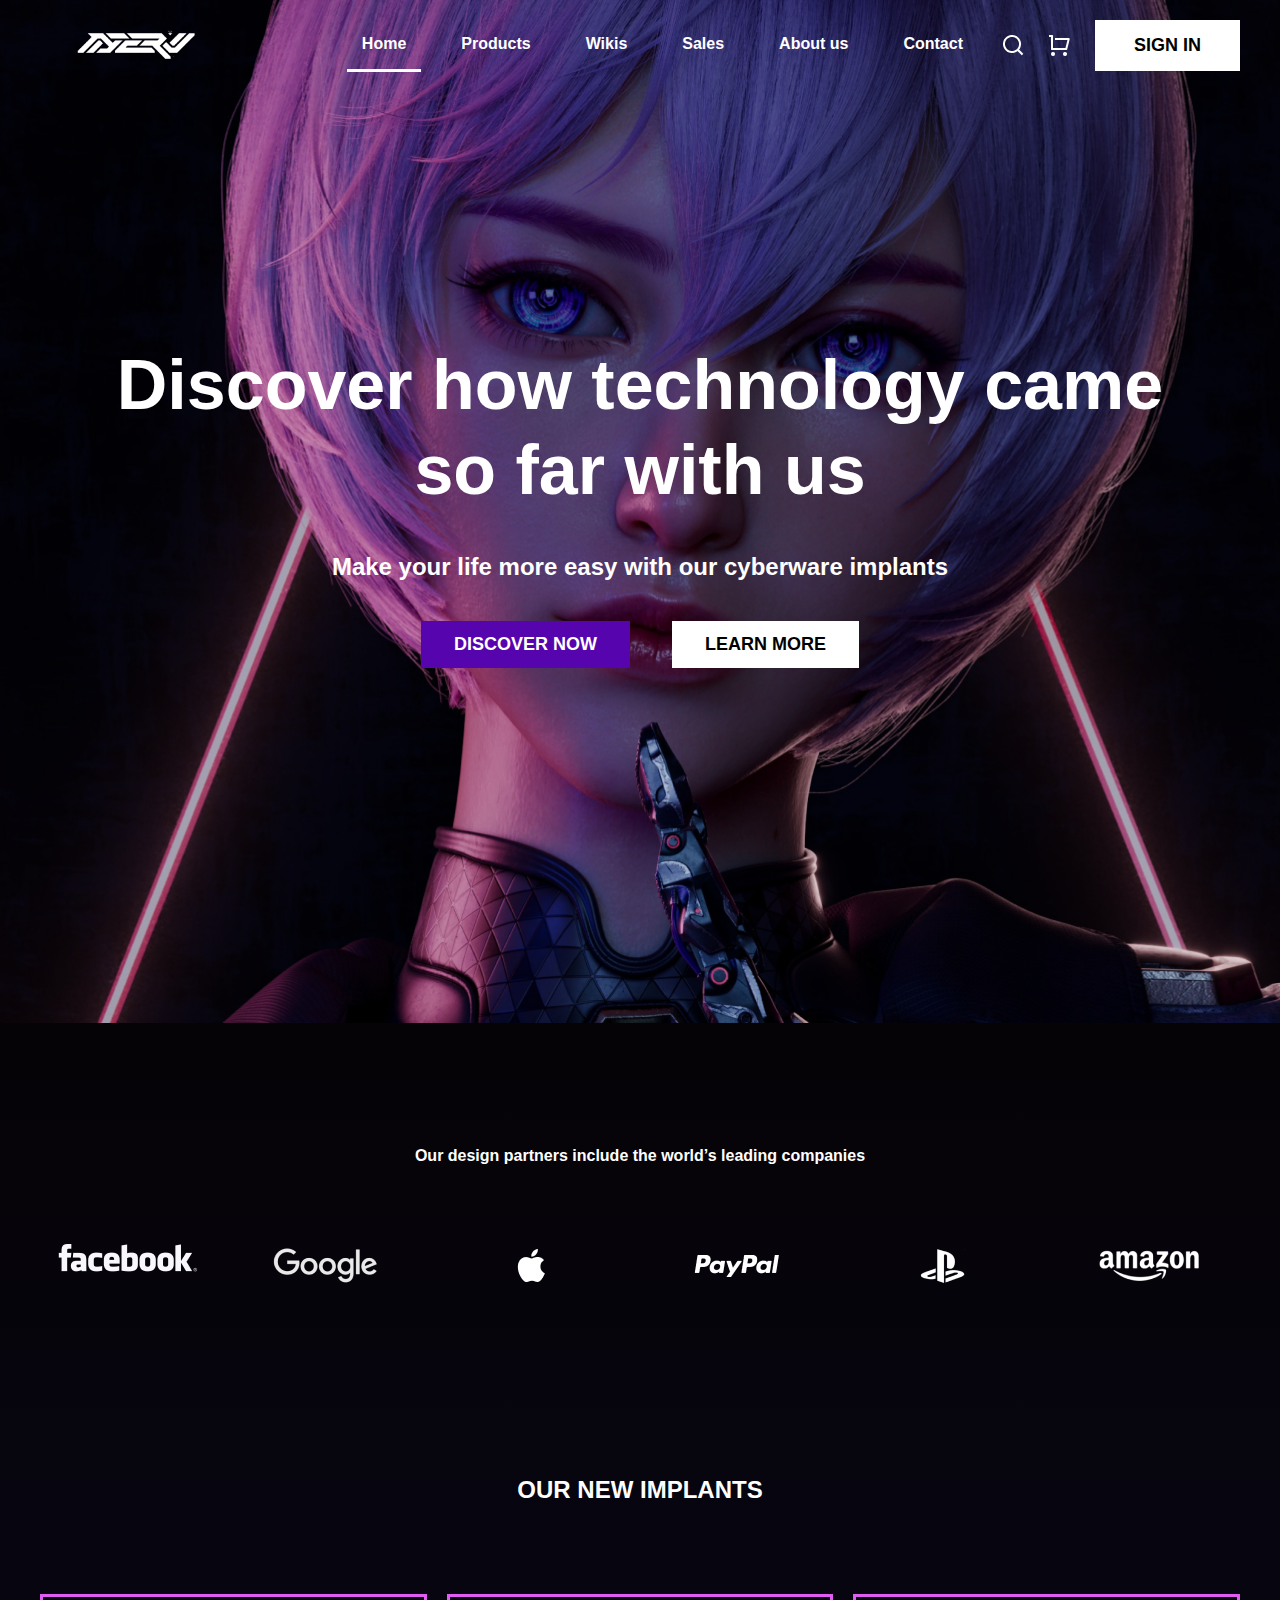
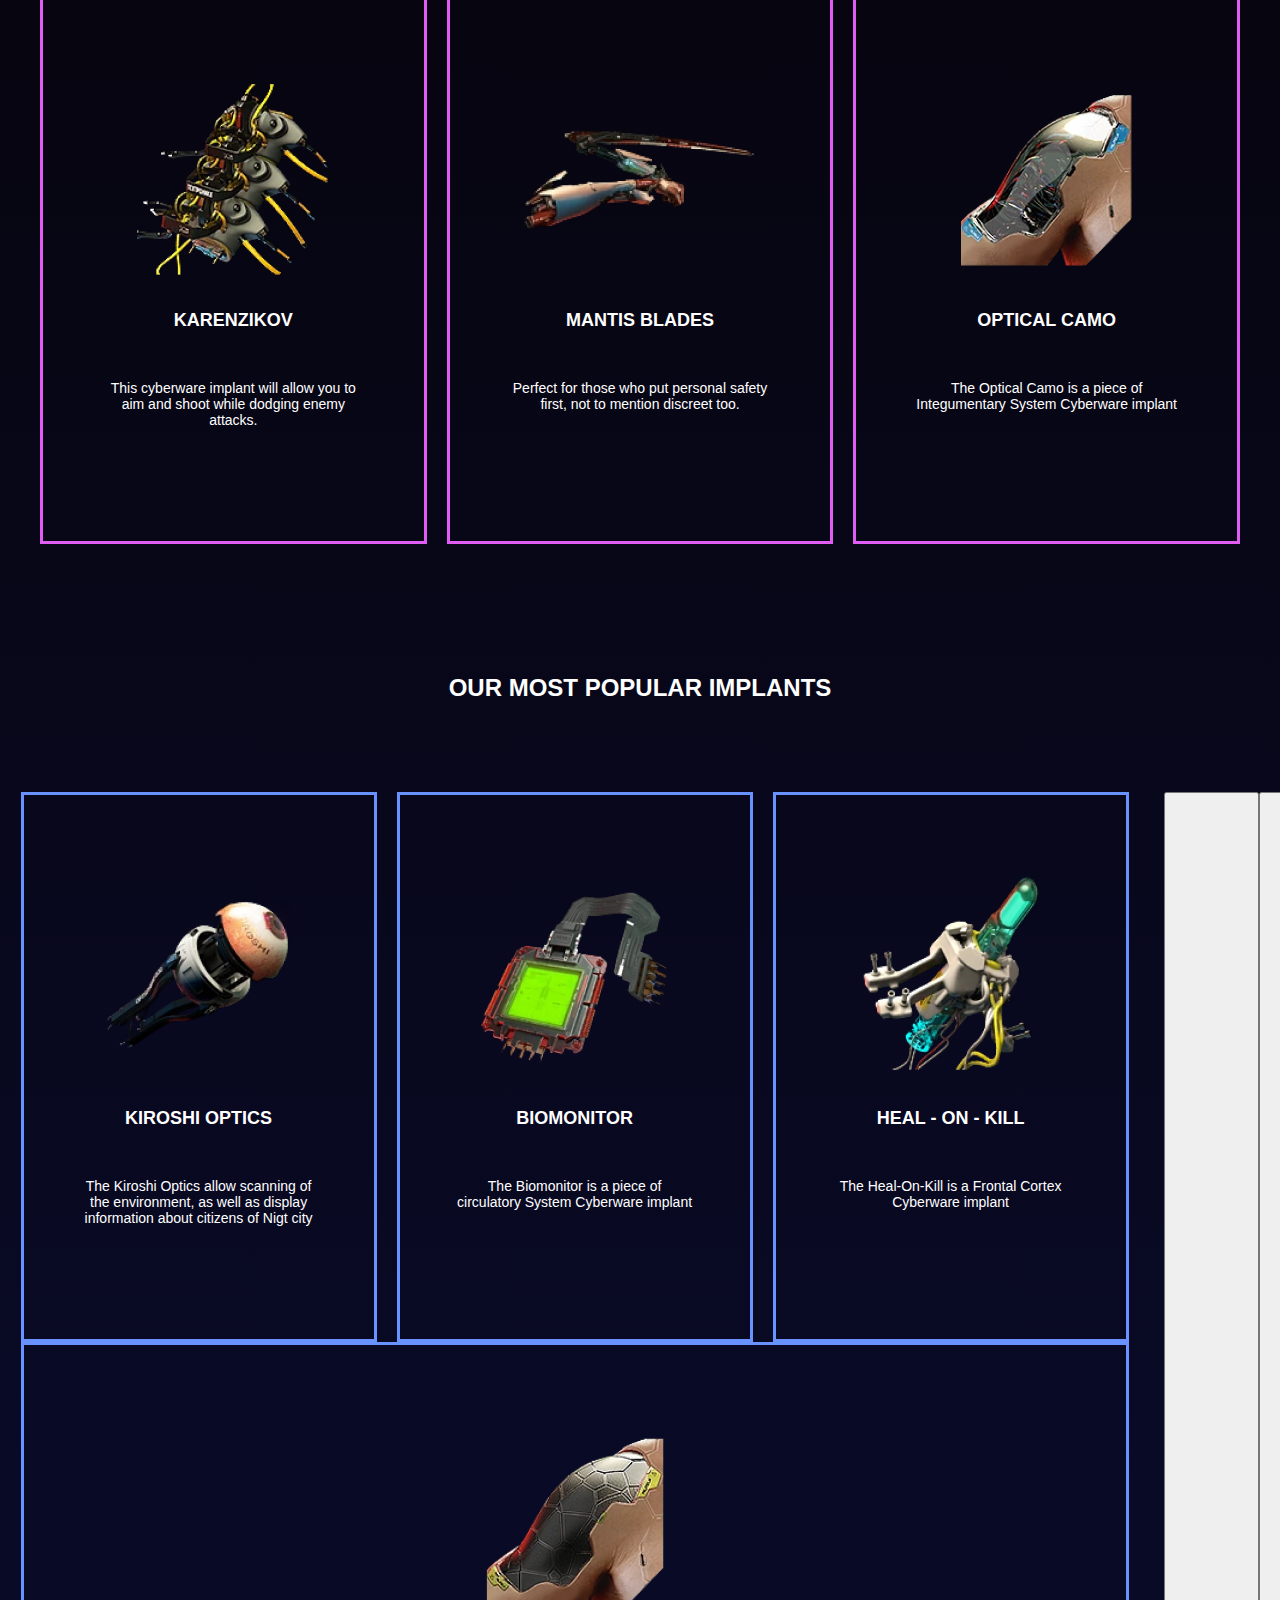
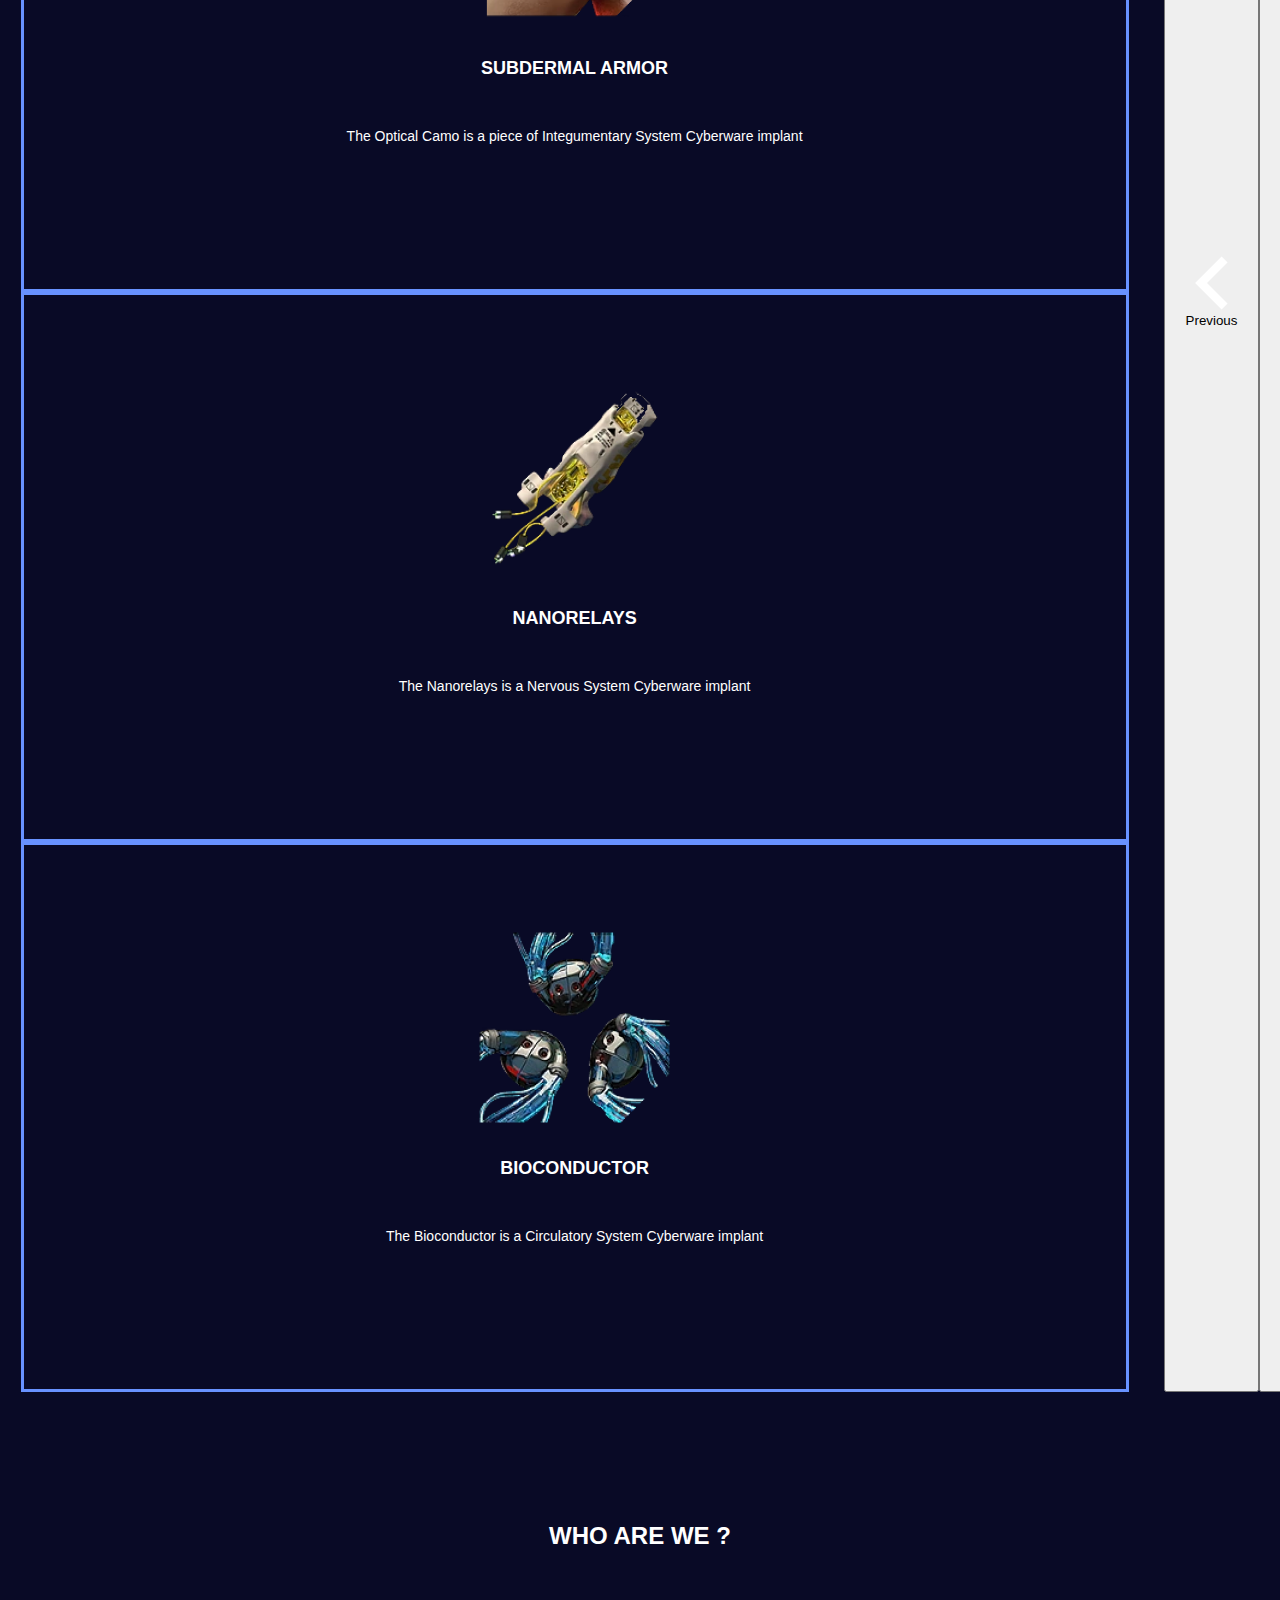
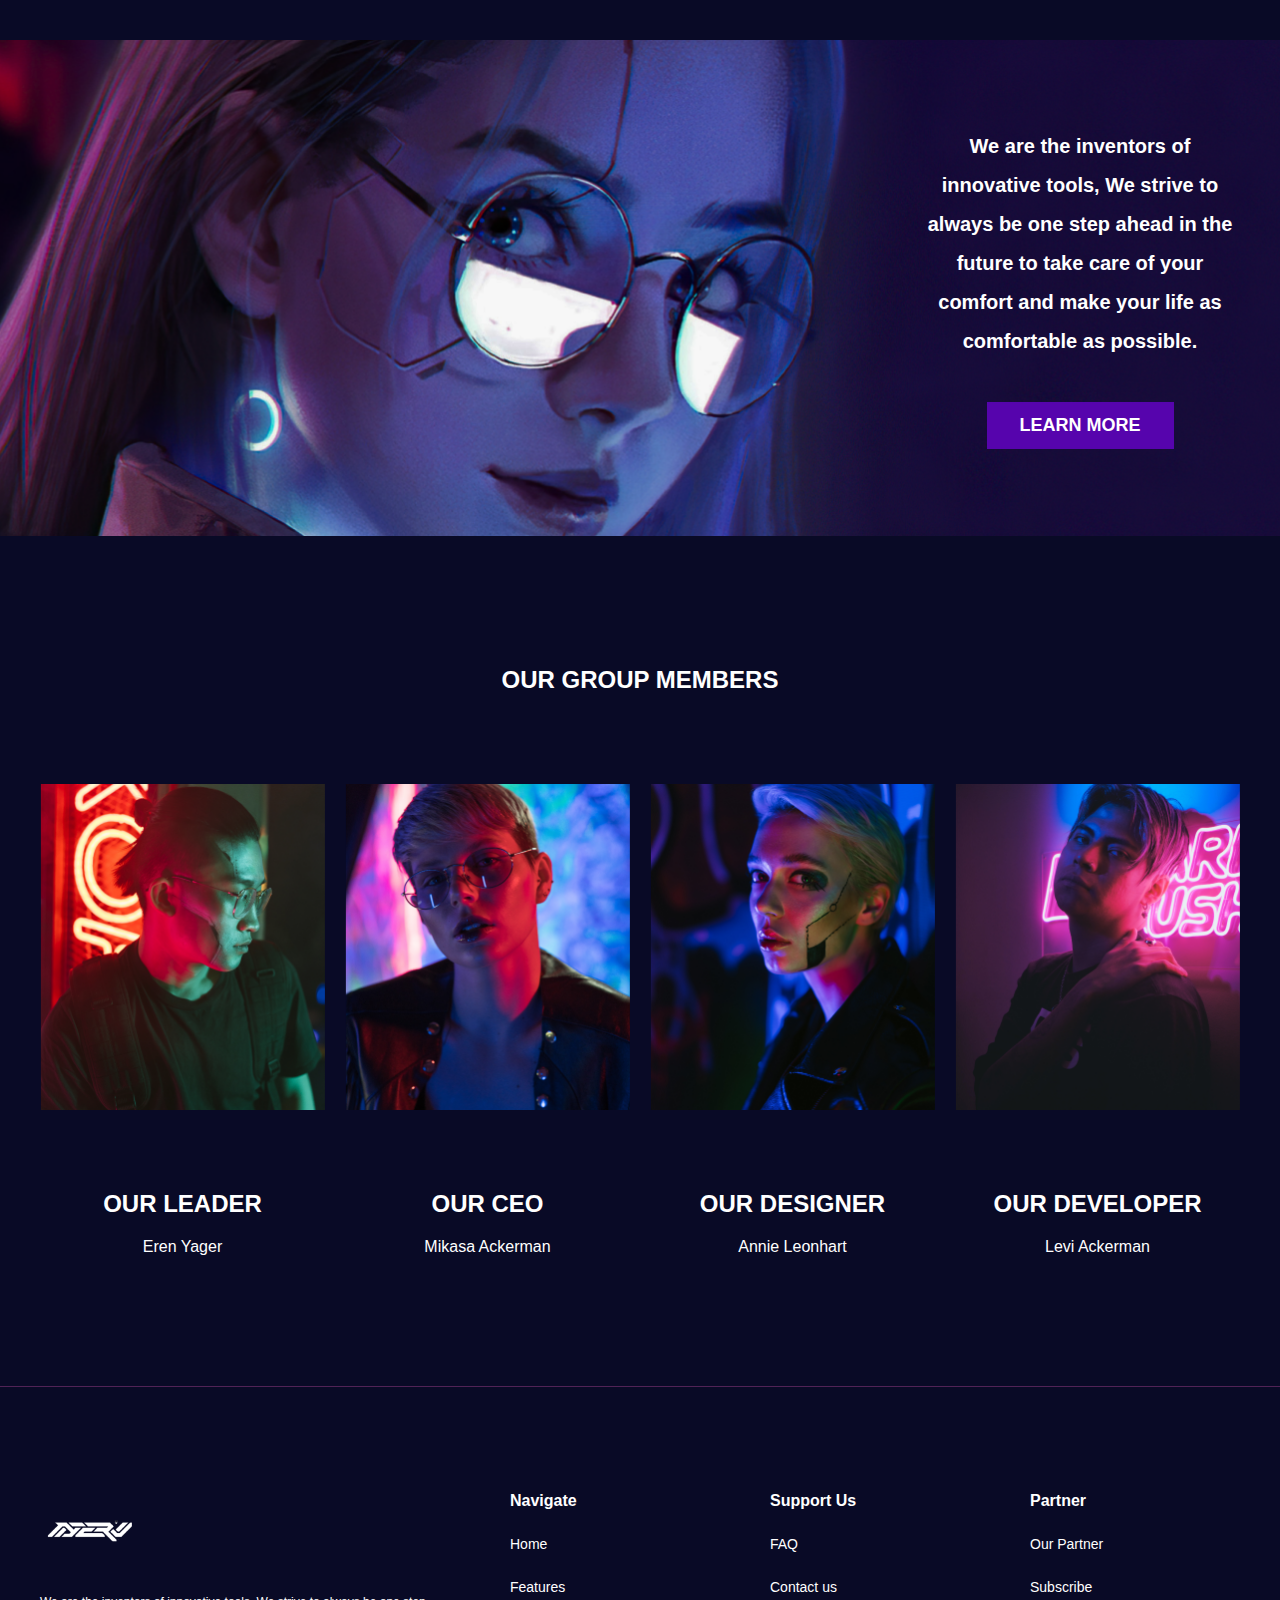
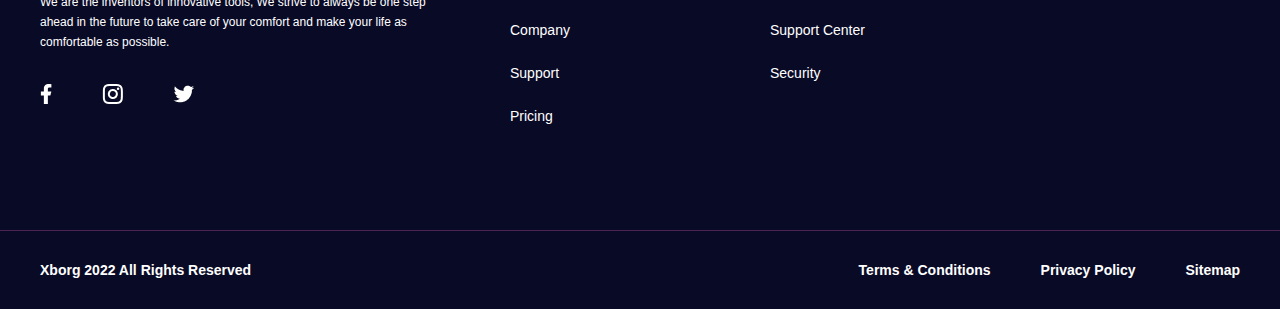
<file: index.html>
<!DOCTYPE html>
<html lang="en">

<head>
    <meta charset="UTF-8">
    <meta name="viewport" content="width=device-width, initial-scale=1.0">

    <link href="https://cdn.jsdelivr.net/npm/bootstrap@5.3.2/dist/css/bootstrap.min.css" rel="stylesheet"
        integrity="sha384-T3c6CoIi6uLrA9TneNEoa7RxnatzjcDSCmG1MXxSR1GAsXEV/Dwwykc2MPK8M2HN" crossorigin="anonymous">
    <link rel="stylesheet" href="shared.css">
    <link rel="stylesheet" href="home.css">
    <title>Document</title>
</head>

<body>
    <header>
        <div class="header-top container">
            <a href="./index.html" class="main-logo">
                <img src="./images/header/main-logo.png" alt="Main Logo" class="main-logo-img">
            </a>

            <label class="hamburger-lines">
                <input type="checkbox" class="hamburger-checkbox">
            </label>

            <div class="header-right">
                <nav class="header-nav">
                    <ul>
                        <li class="active">
                            <a href="./index.html" class="header-nav-link">Home</a>
                        </li>
                        <li class="inactive">
                            <a href="#" class="header-nav-link">Products</a>
                        </li>
                        <li class="inactive">
                            <a href="#" class="header-nav-link">Wikis</a>
                        </li>
                        <li class="inactive">
                            <a href="#" class="header-nav-link">Sales</a>
                        </li>
                        <li class="inactive">
                            <a href="./about.html" class="header-nav-link">About us</a>
                        </li>
                        <li class="inactive">
                            <a href="./contact.html" class="header-nav-link">Contact</a>
                        </li>
                    </ul>
                </nav>

                <div class="header-icons">
                    <img src="./images/header/search.png" alt="Search Icon" class="header-icon">
                    <img src="./images/header/shopping-cart.png" alt="Shopping Cart Icon" class="header-icon">
                </div>

                <button class="btn header-btn white-btn">SIGN IN</button>
            </div>
        </div>

        <div class="header-body">
            <div class="header-body-content">
                <h1 class="main-title">Discover how technology came so far with us</h1>
                <p class="header-desc">Make your life more easy with our cyberware implants</p>

                <div class="header-btns">
                    <button class="header-body-btn purple-btn">DISCOVER NOW</button>
                    <button class="header-body-btn white-btn">LEARN MORE</button>
                </div>
            </div>
        </div>
    </header>

    <main>
        <section class="partner-companies-section container">
            <h6 class="partners-header">Our design partners include the world’s leading companies</h6>

            <div class="companies">
                <a href="#">
                    <img src="./images/home/partners/facebook.png" alt="Facebook Logo">
                </a>
                <a href="#">
                    <img src="./images/home/partners/google.png" alt="Google Logo">
                </a>
                <a href="#">
                    <img src="./images/home/partners/apple.png" alt="Apple Logo">
                </a>
                <a href="#">
                    <img src="./images/home/partners/paypal.png" alt="Paypal Logo">
                </a>
                <a href="#">
                    <img src="./images/home/partners/playstation.png" alt="Playstation Logo">
                </a>
                <a href="#">
                    <img src="./images/home/partners/amazon.png" alt="Amazon Logo">
                </a>
            </div>
        </section>

        <section class="new-implants-section container">
            <h2 class="section-header">OUR NEW IMPLANTS</h2>

            <div class="implants">
                <div class="new-implant-card implant-card">
                    <img src="./images/home/implants/karenzikov.png" alt="Karenzikov Implant Image" class="implant-img">
                    <div class="implant-text">
                        <h5 class="implant-name">KARENZIKOV</h5>
                        <p class="implant-desc">
                            This cyberware implant will allow you to aim and shoot while dodging enemy
                            attacks.
                        </p>
                    </div>
                </div>
                <div class="new-implant-card implant-card">
                    <img src="./images/home/implants/mantis-blades.png" alt="Mantis Blades Implant Image"
                        class="implant-img">
                    <div class="implant-text">
                        <h5 class="implant-name">MANTIS BLADES</h5>
                        <p class="implant-desc">
                            Perfect for those who put personal safety first, not to mention discreet too.
                        </p>
                    </div>
                </div>
                <div class="new-implant-card implant-card">
                    <img src="./images/home/implants/optical-camo.png" alt="Optical Camo Implant Image"
                        class="implant-img">
                    <div class="implant-text">
                        <h5 class="implant-name">OPTICAL CAMO</h5>
                        <p class="implant-desc">The Optical Camo is a piece of Integumentary System Cyberware implant
                        </p>
                    </div>
                </div>
            </div>
        </section>

        <section class="popular-implants-section">
            <h2 class="section-header">OUR MOST POPULAR IMPLANTS</h2>

            <div id="carouselExampleIndicators" class="carousel slide">
                <div class="carousel-indicators">
                    <button type="button" data-bs-target="#carouselExampleIndicators" data-bs-slide-to="0"
                        class="active" aria-current="true" aria-label="Slide 1"></button>
                    <button type="button" data-bs-target="#carouselExampleIndicators" data-bs-slide-to="1"
                        aria-label="Slide 2"></button>
                </div>

                <div class="carousel-inner">
                    <div class="carousel-item active container">
                        <div class="popular-implant-card implant-card">
                            <img src="./images/home/implants/kiroshi-optics.png" alt="Kiroshi Optics Implant Image"
                                class="implant-img">
                            <div class="implant-text">
                                <h5 class="implant-name">KIROSHI OPTICS</h5>
                                <p class="implant-desc">
                                    The Kiroshi Optics allow scanning of the environment, as well as display information
                                    about
                                    citizens of Nigt city
                                </p>
                            </div>
                        </div>

                        <div class="popular-implant-card implant-card">
                            <img src="./images/home/implants/biomonitor.png" alt="Biomonitor Implant Image"
                                class="implant-img">
                            <div class="implant-text">
                                <h5 class="implant-name">BIOMONITOR</h5>
                                <p class="implant-desc">The Biomonitor is a piece of circulatory System Cyberware
                                    implant
                                </p>
                            </div>
                        </div>

                        <div class="popular-implant-card implant-card">
                            <img src="./images/home/implants/heal-on-kill.png" alt="Heal-On-Kill Implant Image"
                                class="implant-img">
                            <div class="implant-text">
                                <h5 class="implant-name">HEAL - ON - KILL</h5>
                                <p class="implant-desc">The Heal-On-Kill is a Frontal Cortex Cyberware implant</p>
                            </div>
                        </div>
                    </div>

                    <div class="carousel-item container">
                        <div class="popular-implant-card implant-card">
                            <img src="./images/home/implants/subdermal-armor.png" alt="Subdermal Armor Implant Image"
                                class="implant-img">
                            <div class="implant-text">
                                <h5 class="implant-name">SUBDERMAL ARMOR</h5>
                                <p class="implant-desc">
                                    The Optical Camo is a piece of Integumentary System Cyberware implant
                                </p>
                            </div>
                        </div>

                        <div class="popular-implant-card implant-card">
                            <img src="./images/home/implants/nanorelays.png" alt="Nanorelays Implant Image"
                                class="implant-img">
                            <div class="implant-text">
                                <h5 class="implant-name">NANORELAYS</h5>
                                <p class="implant-desc">The Nanorelays is a Nervous System Cyberware implant</p>
                            </div>
                        </div>

                        <div class="popular-implant-card implant-card">
                            <img src="./images/home/implants/bioconductor.png" alt="Bioconductor Implant Image"
                                class="implant-img">
                            <div class="implant-text">
                                <h5 class="implant-name">BIOCONDUCTOR</h5>
                                <p class="implant-desc">The Bioconductor is a Circulatory System Cyberware implant</p>
                            </div>
                        </div>
                    </div>
                </div>

                <button class="carousel-control-prev" type="button" data-bs-target="#carouselExampleIndicators"
                    data-bs-slide="prev">
                    <span class="arrow-btn" aria-hidden="true">
                        <img src="./images/home/implants/left-arrow.png" alt="Left Arrow Icon">
                    </span>
                    <span class="visually-hidden">Previous</span>
                </button>
                <button class="carousel-control-next" type="button" data-bs-target="#carouselExampleIndicators"
                    data-bs-slide="next">
                    <span class="arrow-btn" aria-hidden="true">
                        <img src="./images/home/implants/right-arrow.png" alt="Right Arrow Icon">
                    </span>
                    <span class="visually-hidden">Next</span>
                </button>
            </div>
        </section>

        <section class="about-us-section">
            <h2 class="section-header">WHO ARE WE ?</h2>

            <div class="about-us-body">
                <div class="container">
                    <div class="about-us-content">
                        <p class="about-us-info">
                            We are the inventors of innovative tools, We strive to always be one step ahead
                            in the future to take care of your comfort and make your life as comfortable as possible.
                        </p>

                        <a href="./about.html">
                            <button class="learn-more-btn purple-btn">LEARN MORE</button>
                        </a>
                    </div>
                </div>
            </div>
        </section>

        <section class="members-section container">
            <h2 class="section-header">OUR GROUP MEMBERS</h2>

            <div class="members">
                <div class="member-card">
                    <img src="./images/home/team/leader.png" alt="Team Leader Image" class="member-img">
                    <h3 class="member-position">OUR LEADER</h3>
                    <h6 class="member-name">Eren Yager</h6>
                </div>

                <div class="member-card">
                    <img src="./images/home/team/ceo.png" alt="Team CEO Image" class="member-img">
                    <h3 class="member-position">OUR CEO</h3>
                    <h6 class="member-name">Mikasa Ackerman</h6>
                </div>

                <div class="member-card">
                    <img src="./images/home/team/designer.png" alt="Team Designer Image" class="member-img">
                    <h3 class="member-position">OUR DESIGNER</h3>
                    <h6 class="member-name">Annie Leonhart</h6>
                </div>

                <div class="member-card">
                    <img src="./images/home/team/developer.png" alt="Team Developer Image" class="member-img">
                    <h3 class="member-position">OUR DEVELOPER</h3>
                    <h6 class="member-name">Levi Ackerman</h6>
                </div>
            </div>
        </section>
    </main>

    <footer>
        <div class="footer-menu">
            <div class="container">
                <div class="footer-info">
                    <div>
                        <img src="./images/footer/logo.png" alt="Logo">
                    </div>
                    <p class="company-info">
                        We are the inventors of innovative tools, We strive to always be one step ahead in the future to
                        take care of your comfort and make your life as comfortable as possible.
                    </p>
                    <div class="soc-media-links">
                        <a href="#" class="soc-media-link">
                            <img src="./images/footer/facebook.png" alt="Facebook Icon" class="soc-media-icon">
                        </a>
                        <a href="#" class="soc-media-link">
                            <img src="./images/footer/instagram.png" alt="Instagram Icon" class="soc-media-icon">
                        </a>
                        <a href="#" class="soc-media-link">
                            <img src="./images/footer/twitter.png" alt="Twitter Icon" class="soc-media-icon">
                        </a>
                    </div>
                </div>

                <div class="footer-navs">
                    <nav class="footer-nav">
                        <h6 class="footer-nav-header">Navigate</h6>

                        <ul>
                            <li>
                                <a href="#" class="footer-nav-link">Home</a>
                            </li>
                            <li>
                                <a href="#" class="footer-nav-link">Features</a>
                            </li>
                            <li>
                                <a href="#" class="footer-nav-link">Company</a>
                            </li>
                            <li>
                                <a href="#" class="footer-nav-link">Support</a>
                            </li>
                            <li>
                                <a href="#" class="footer-nav-link">Pricing</a>
                            </li>
                        </ul>
                    </nav>

                    <nav class="footer-nav">
                        <h6 class="footer-nav-header">Support Us</h6>

                        <ul>
                            <li>
                                <a href="#" class="footer-nav-link">FAQ</a>
                            </li>
                            <li>
                                <a href="#" class="footer-nav-link">Contact us</a>
                            </li>
                            <li>
                                <a href="#" class="footer-nav-link">Support Center</a>
                            </li>
                            <li>
                                <a href="#" class="footer-nav-link">Security</a>
                            </li>
                        </ul>
                    </nav>

                    <nav class="footer-nav">
                        <h6 class="footer-nav-header">Partner</h6>

                        <ul>
                            <li>
                                <a href="#" class="footer-nav-link">Our Partner</a>
                            </li>
                            <li>
                                <a href="#" class="footer-nav-link">Subscribe</a>
                            </li>
                        </ul>
                    </nav>
                </div>
            </div>
        </div>

        <div class="rights container">
            <p class="copyright">Xborg 2022 All Rights Reserved</p>

            <nav class="rights-nav">
                <ul>
                    <li>
                        <a href="#" class="rights-link">Terms & Conditions</a>
                    </li>
                    <li>
                        <a href="#" class="rights-link">Privacy Policy </a>
                    </li>
                    <li>
                        <a href="#" class="rights-link">Sitemap</a>
                    </li>
                </ul>
            </nav>
        </div>
    </footer>

    <script src="https://cdn.jsdelivr.net/npm/bootstrap@5.3.2/dist/js/bootstrap.bundle.min.js"
        integrity="sha384-C6RzsynM9kWDrMNeT87bh95OGNyZPhcTNXj1NW7RuBCsyN/o0jlpcV8Qyq46cDfL"
        crossorigin="anonymous"></script>
</body>

</html>
</file>
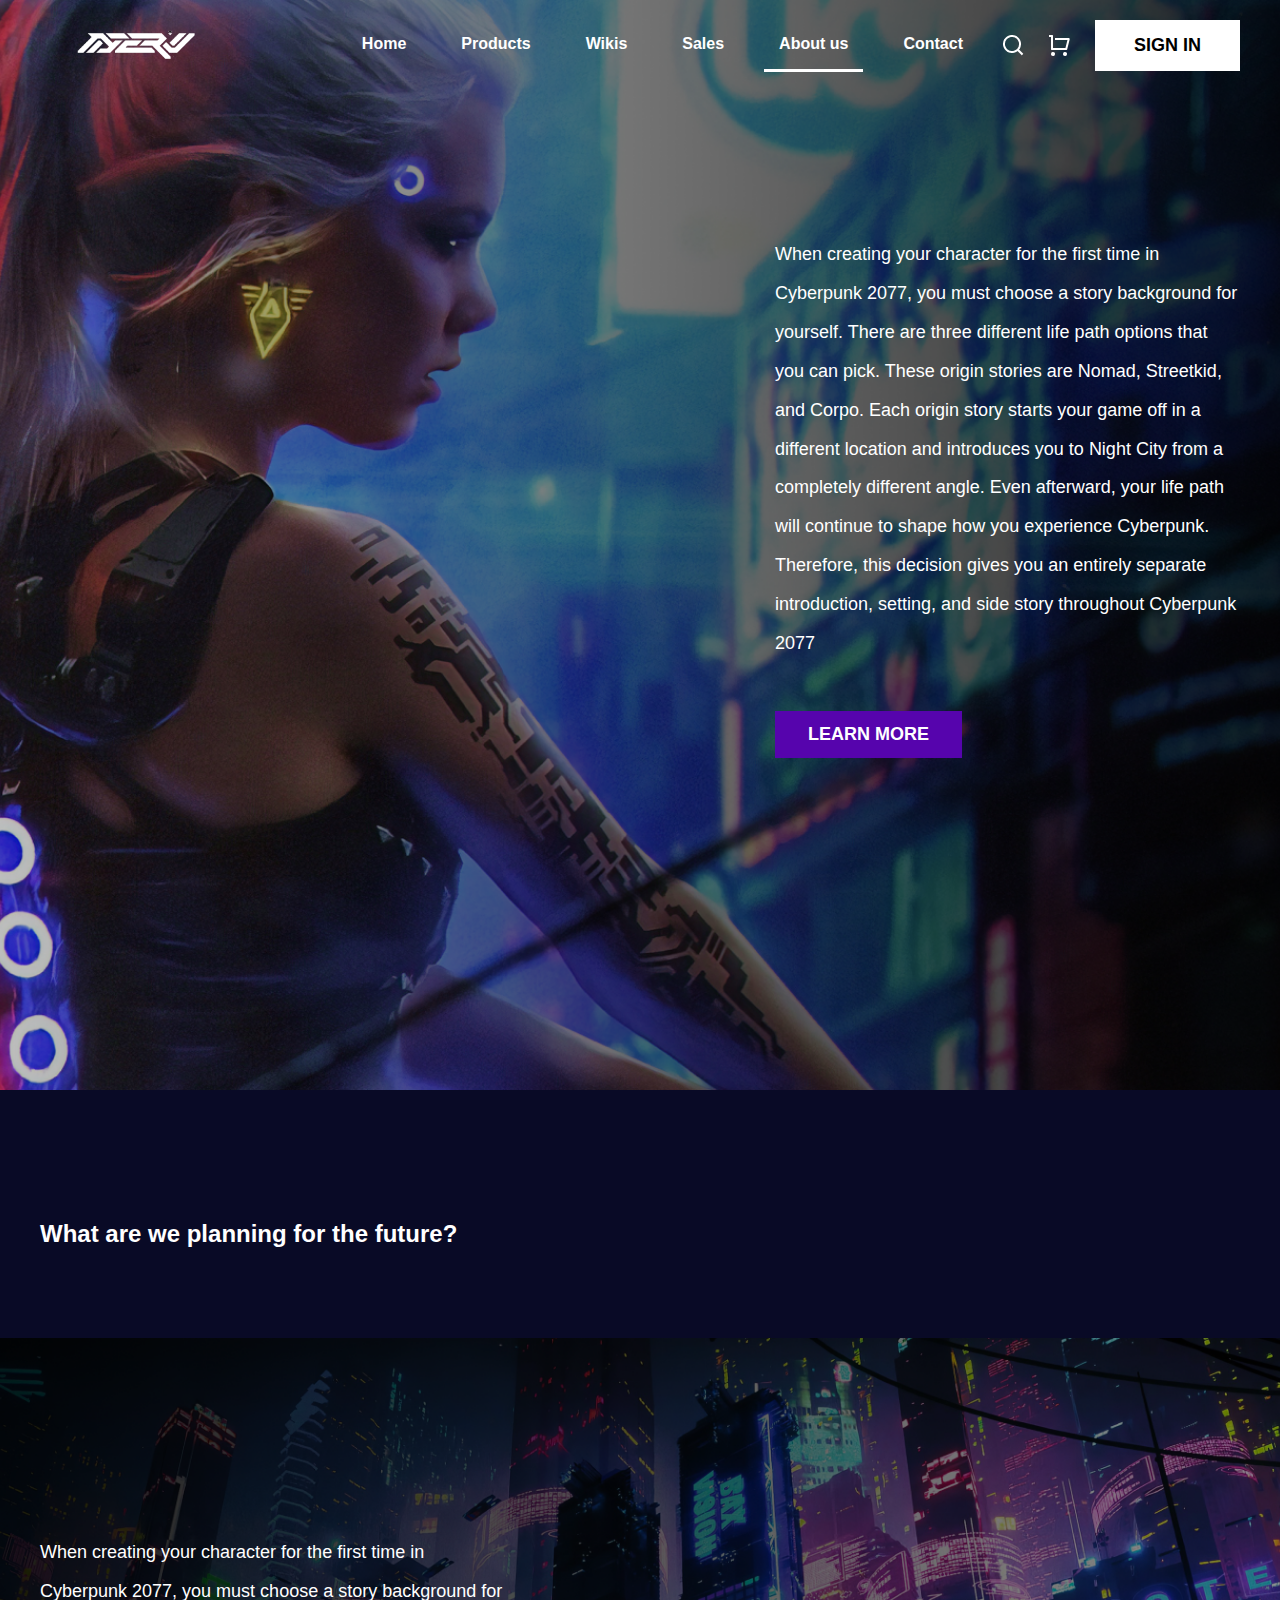
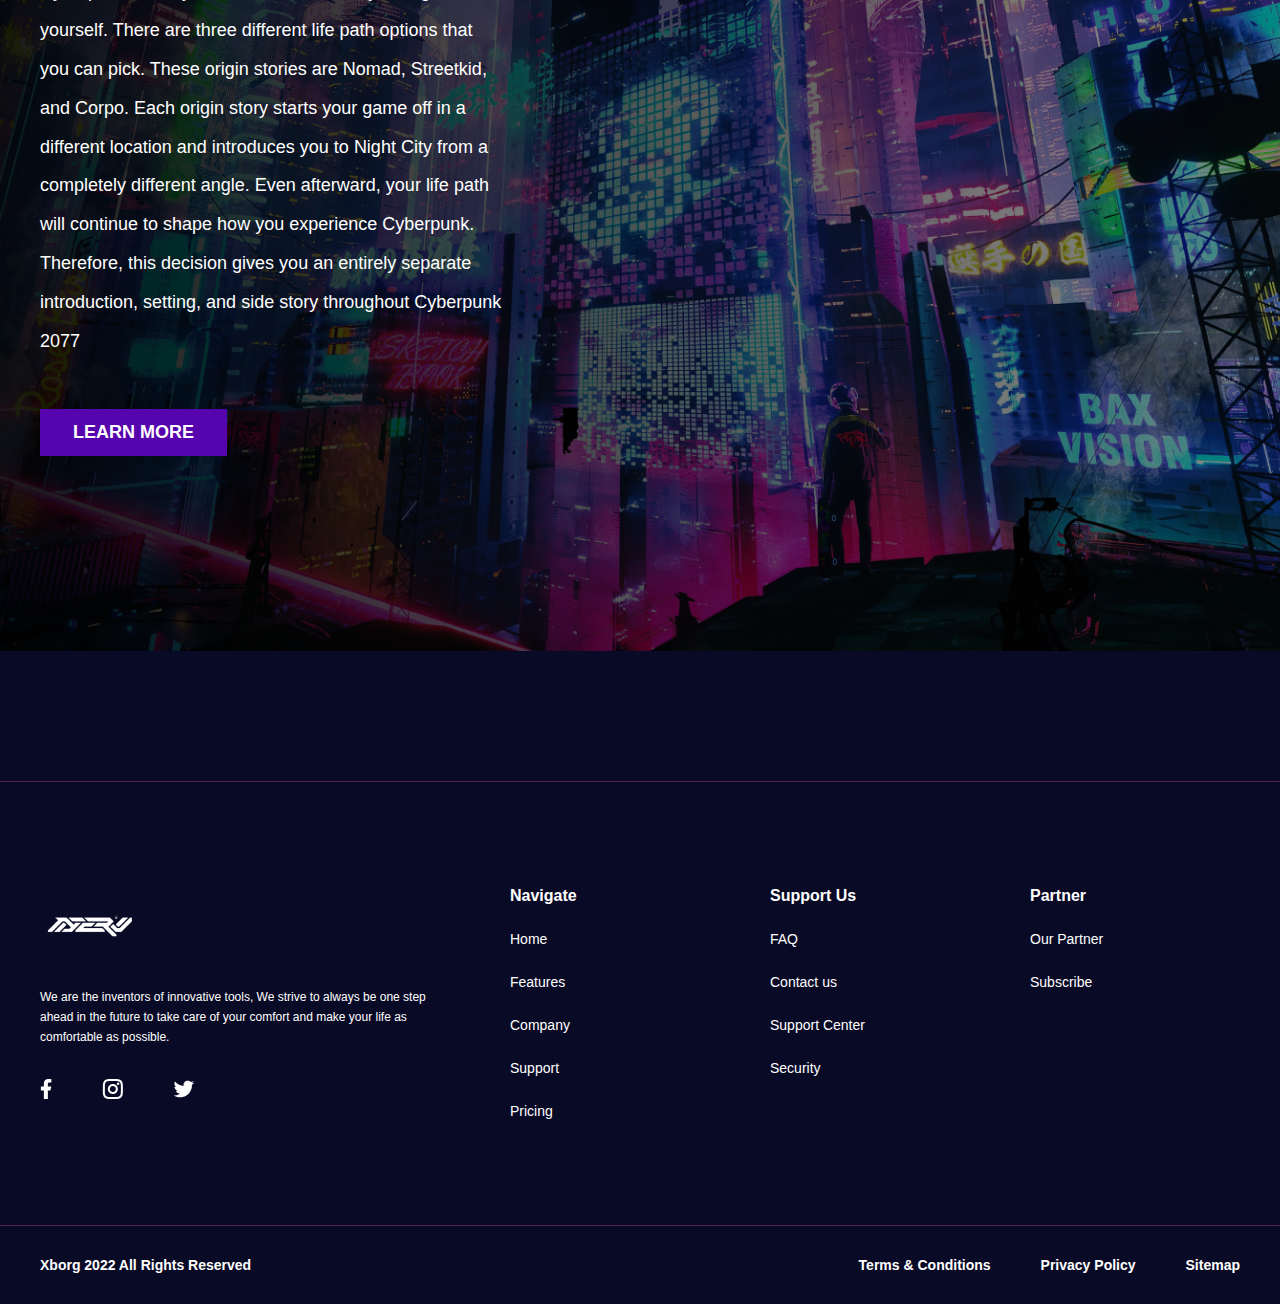
<file: about.html>
<!DOCTYPE html>
<html lang="en">

<head>
    <meta charset="UTF-8">
    <meta name="viewport" content="width=device-width, initial-scale=1.0">
    <link rel="stylesheet" href="about.css">
    <link rel="stylesheet" href="shared.css">
    <title>Document</title>
</head>

<body>
    <header>
        <div class="header-top container">
            <a href="./index.html" class="main-logo">
                <img src="./images/header/main-logo.png" alt="Main Logo" class="main-logo-img">
            </a>

            <label class="hamburger-lines">
                <input type="checkbox" class="hamburger-checkbox">
            </label>

            <div class="header-right">
                <nav class="header-nav">
                    <ul>
                        <li class="inactive">
                            <a href="./index.html" class="header-nav-link">Home</a>
                        </li>
                        <li class="inactive">
                            <a href="#" class="header-nav-link">Products</a>
                        </li>
                        <li class="inactive">
                            <a href="#" class="header-nav-link">Wikis</a>
                        </li>
                        <li class="inactive">
                            <a href="#" class="header-nav-link">Sales</a>
                        </li>
                        <li class="active">
                            <a href="./about.html" class="header-nav-link">About us</a>
                        </li>
                        <li class="inactive">
                            <a href="./contact.html" class="header-nav-link">Contact</a>
                        </li>
                    </ul>
                </nav>

                <div class="header-icons">
                    <img src="./images/header/search.png" alt="Search Icon" class="header-icon">
                    <img src="./images/header/shopping-cart.png" alt="Shopping Cart Icon" class="header-icon">
                </div>

                <button class="btn header-btn white-btn">SIGN IN</button>
            </div>
        </div>
    </header>

    <main>
        <section class="girl-section">
            <div class="girl-section-body">
                <div class="container">
                    <div class="section-content">
                        <p class="game-description">
                            When creating your character for the first time in Cyberpunk 2077, you must choose a story
                            background for yourself. There are three different life path options that you can pick.
                            These origin stories are Nomad, Streetkid, and Corpo. Each origin story starts your game off
                            in a different location and introduces you to Night City from a completely different angle.
                            Even afterward, your life path will continue to shape how you experience Cyberpunk.
                            Therefore, this decision gives you an entirely separate introduction, setting, and
                            side story throughout Cyberpunk 2077
                        </p>

                        <button class="btn body-btn purple-btn">LEARN MORE</button>
                    </div>
                </div>
            </div>
        </section>

        <section class="city-section">
            <div class="container">
                <h2 class="section-header">What are we planning for the future?</h2>
            </div>

            <div class="city-section-body">
                <div class="container">
                    <div class="section-content">
                        <p class="game-description">
                            When creating your character for the first time in Cyberpunk 2077, you must choose a story
                            background for yourself. There are three different life path options that you can pick.
                            These origin stories are Nomad, Streetkid, and Corpo. Each origin story starts your game off
                            in a different location and introduces you to Night City from a completely different angle.
                            Even afterward, your life path will continue to shape how you experience Cyberpunk.
                            Therefore, this decision gives you an entirely separate introduction, setting, and
                            side story throughout Cyberpunk 2077
                        </p>

                        <button class="btn body-btn purple-btn">LEARN MORE</button>
                    </div>
                </div>
            </div>
        </section>
    </main>

    <footer>
        <div class="footer-menu">
            <div class="container">
                <div class="footer-info">
                    <div>
                        <img src="./images/footer/logo.png" alt="Logo">
                    </div>
                    <p class="company-info">
                        We are the inventors of innovative tools, We strive to always be one step ahead in the future to
                        take care of your comfort and make your life as comfortable as possible.
                    </p>
                    <div class="soc-media-links">
                        <a href="#" class="soc-media-link">
                            <img src="./images/footer/facebook.png" alt="Facebook Icon" class="soc-media-icon">
                        </a>
                        <a href="#" class="soc-media-link">
                            <img src="./images/footer/instagram.png" alt="Instagram Icon" class="soc-media-icon">
                        </a>
                        <a href="#" class="soc-media-link">
                            <img src="./images/footer/twitter.png" alt="Twitter Icon" class="soc-media-icon">
                        </a>
                    </div>
                </div>

                <div class="footer-navs">
                    <nav class="footer-nav">
                        <h6 class="footer-nav-header">Navigate</h6>

                        <ul>
                            <li>
                                <a href="#" class="footer-nav-link">Home</a>
                            </li>
                            <li>
                                <a href="#" class="footer-nav-link">Features</a>
                            </li>
                            <li>
                                <a href="#" class="footer-nav-link">Company</a>
                            </li>
                            <li>
                                <a href="#" class="footer-nav-link">Support</a>
                            </li>
                            <li>
                                <a href="#" class="footer-nav-link">Pricing</a>
                            </li>
                        </ul>
                    </nav>

                    <nav class="footer-nav">
                        <h6 class="footer-nav-header">Support Us</h6>

                        <ul>
                            <li>
                                <a href="#" class="footer-nav-link">FAQ</a>
                            </li>
                            <li>
                                <a href="#" class="footer-nav-link">Contact us</a>
                            </li>
                            <li>
                                <a href="#" class="footer-nav-link">Support Center</a>
                            </li>
                            <li>
                                <a href="#" class="footer-nav-link">Security</a>
                            </li>
                        </ul>
                    </nav>

                    <nav class="footer-nav">
                        <h6 class="footer-nav-header">Partner</h6>

                        <ul>
                            <li>
                                <a href="#" class="footer-nav-link">Our Partner</a>
                            </li>
                            <li>
                                <a href="#" class="footer-nav-link">Subscribe</a>
                            </li>
                        </ul>
                    </nav>
                </div>
            </div>
        </div>

        <div class="rights container">
            <p class="copyright">Xborg 2022 All Rights Reserved</p>

            <nav class="rights-nav">
                <ul>
                    <li>
                        <a href="#" class="rights-link">Terms & Conditions</a>
                    </li>
                    <li>
                        <a href="#" class="rights-link">Privacy Policy </a>
                    </li>
                    <li>
                        <a href="#" class="rights-link">Sitemap</a>
                    </li>
                </ul>
            </nav>
        </div>
    </footer>

</body>

</html>
</file>
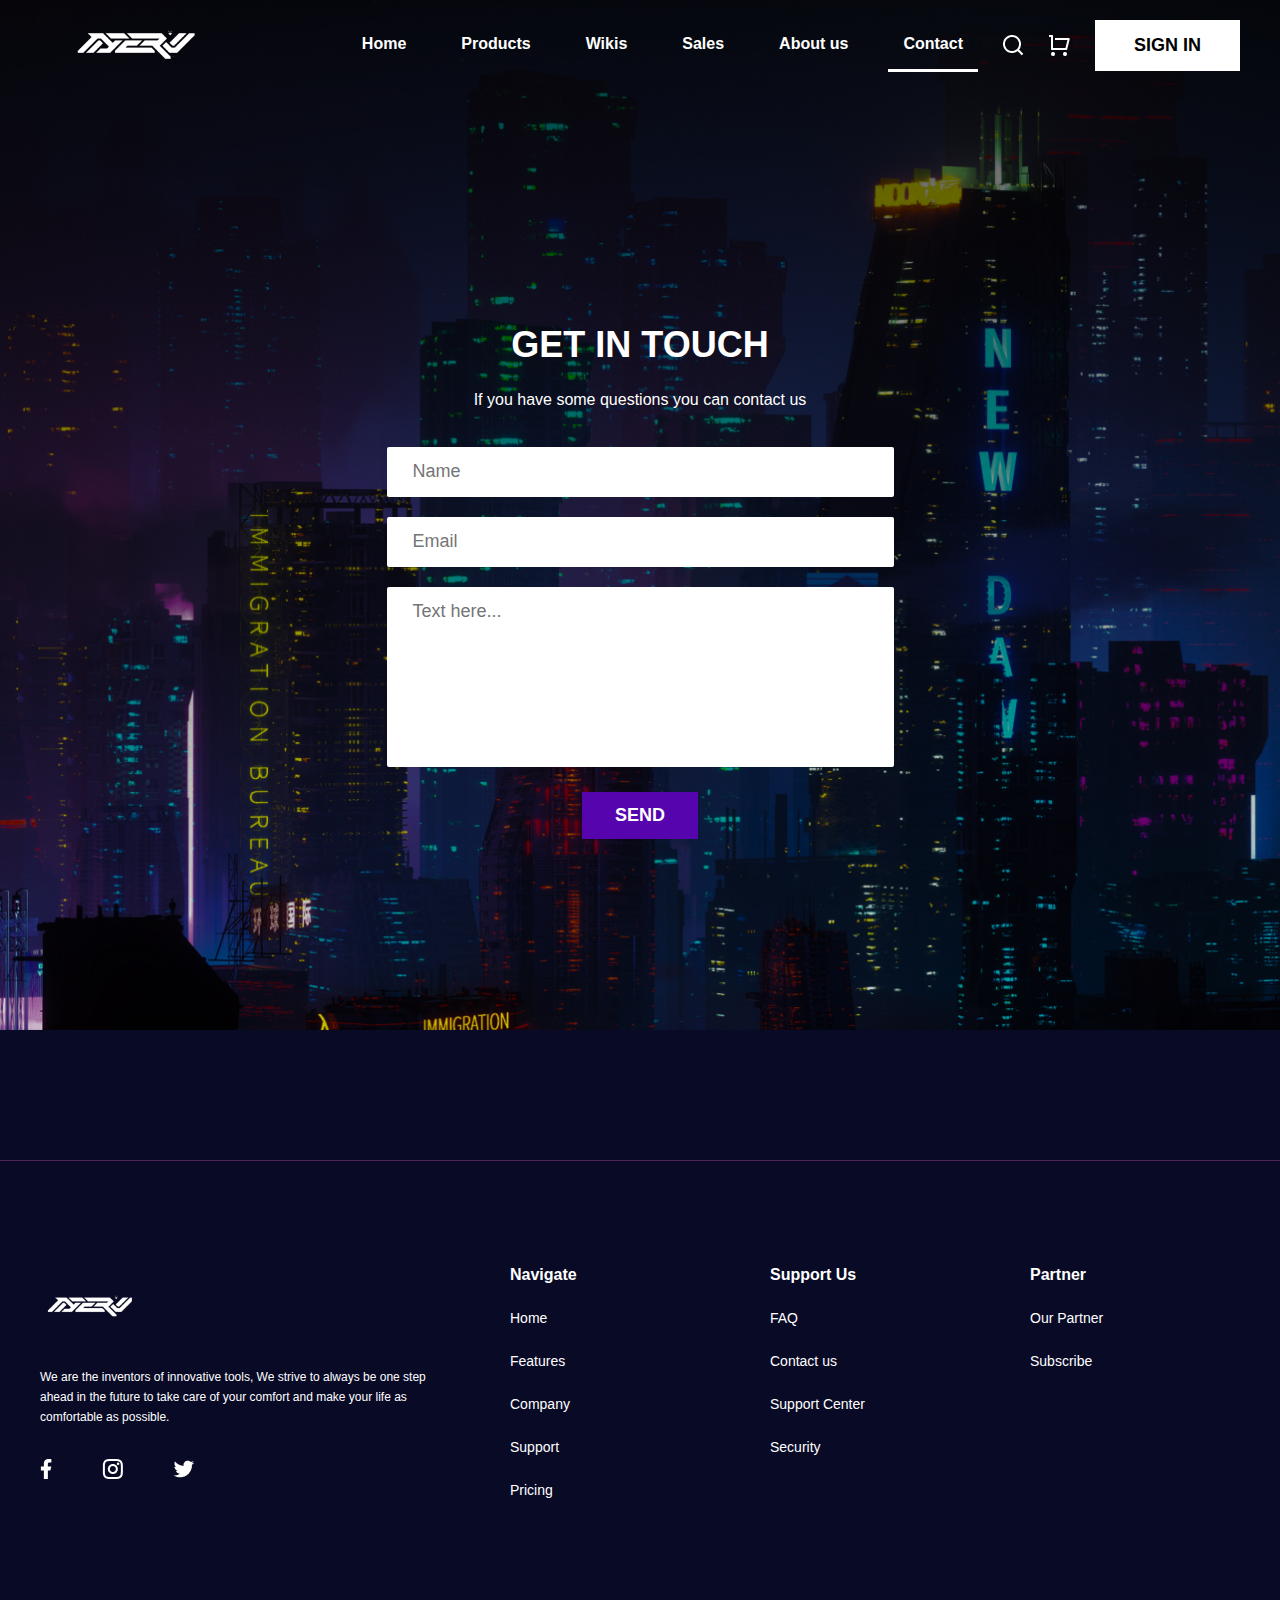
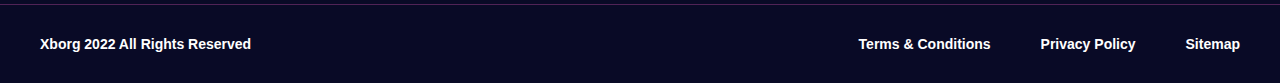
<file: contact.html>
<!DOCTYPE html>
<html lang="en">

<head>
    <meta charset="UTF-8">
    <meta name="viewport" content="width=device-width, initial-scale=1.0">
    <link rel="stylesheet" href="contact.css">
    <link rel="stylesheet" href="shared.css">
    <title>Document</title>
</head>

<body>
    <header>
        <div class="header-top container">
            <a href="./index.html" class="main-logo">
                <img src="./images/header/main-logo.png" alt="Main Logo" class="main-logo-img">
            </a>

            <label class="hamburger-lines">
                <input type="checkbox" class="hamburger-checkbox">
            </label>

            <div class="header-right">
                <nav class="header-nav">
                    <ul>
                        <li class="inactive">
                            <a href="./index.html" class="header-nav-link">Home</a>
                        </li>
                        <li class="inactive">
                            <a href="#" class="header-nav-link">Products</a>
                        </li>
                        <li class="inactive">
                            <a href="#" class="header-nav-link">Wikis</a>
                        </li>
                        <li class="inactive">
                            <a href="#" class="header-nav-link">Sales</a>
                        </li>
                        <li class="inactive">
                            <a href="./about.html" class="header-nav-link">About us</a>
                        </li>
                        <li class="active">
                            <a href="./contact.html" class="header-nav-link">Contact</a>
                        </li>
                    </ul>
                </nav>

                <div class="header-icons">
                    <img src="./images/header/search.png" alt="Search Icon" class="header-icon">
                    <img src="./images/header/shopping-cart.png" alt="Shopping Cart Icon" class="header-icon">
                </div>

                <button class="btn header-btn white-btn">SIGN IN</button>
            </div>
        </div>
    </header>

    <main>
        <section class="form-section">
            <div class="form-section-container">
                <div class="form-section-content">
                    <h2 class="form-header">GET IN TOUCH</h2>
                    <p class="form-desc">If you have some questions you can contact us</p>

                    <form action="">
                        <div class="user-inputs">
                            <input class="input-field" type="text" name="name" placeholder="Name" spellcheck="false"
                                required>
                            <input class="input-field" type="email" name="email" placeholder="Email" spellcheck="false"
                                required>
                            <textarea class="input-field" name="comment" placeholder="Text here..." spellcheck="false"
                                required></textarea>
                        </div>
                        <button class="btn body-btn purple-btn" type="submit">SEND</button>
                    </form>
                </div>
            </div>
        </section>
    </main>

    <footer>
        <div class="footer-menu">
            <div class="container">
                <div class="footer-info">
                    <div>
                        <img src="./images/footer/logo.png" alt="Logo">
                    </div>
                    <p class="company-info">
                        We are the inventors of innovative tools, We strive to always be one step ahead in the future to
                        take care of your comfort and make your life as comfortable as possible.
                    </p>
                    <div class="soc-media-links">
                        <a href="#" class="soc-media-link">
                            <img src="./images/footer/facebook.png" alt="Facebook Icon" class="soc-media-icon">
                        </a>
                        <a href="#" class="soc-media-link">
                            <img src="./images/footer/instagram.png" alt="Instagram Icon" class="soc-media-icon">
                        </a>
                        <a href="#" class="soc-media-link">
                            <img src="./images/footer/twitter.png" alt="Twitter Icon" class="soc-media-icon">
                        </a>
                    </div>
                </div>

                <div class="footer-navs">
                    <nav class="footer-nav">
                        <h6 class="footer-nav-header">Navigate</h6>

                        <ul>
                            <li>
                                <a href="#" class="footer-nav-link">Home</a>
                            </li>
                            <li>
                                <a href="#" class="footer-nav-link">Features</a>
                            </li>
                            <li>
                                <a href="#" class="footer-nav-link">Company</a>
                            </li>
                            <li>
                                <a href="#" class="footer-nav-link">Support</a>
                            </li>
                            <li>
                                <a href="#" class="footer-nav-link">Pricing</a>
                            </li>
                        </ul>
                    </nav>

                    <nav class="footer-nav">
                        <h6 class="footer-nav-header">Support Us</h6>

                        <ul>
                            <li>
                                <a href="#" class="footer-nav-link">FAQ</a>
                            </li>
                            <li>
                                <a href="#" class="footer-nav-link">Contact us</a>
                            </li>
                            <li>
                                <a href="#" class="footer-nav-link">Support Center</a>
                            </li>
                            <li>
                                <a href="#" class="footer-nav-link">Security</a>
                            </li>
                        </ul>
                    </nav>

                    <nav class="footer-nav">
                        <h6 class="footer-nav-header">Partner</h6>

                        <ul>
                            <li>
                                <a href="#" class="footer-nav-link">Our Partner</a>
                            </li>
                            <li>
                                <a href="#" class="footer-nav-link">Subscribe</a>
                            </li>
                        </ul>
                    </nav>
                </div>
            </div>
        </div>

        <div class="rights container">
            <p class="copyright">Xborg 2022 All Rights Reserved</p>

            <nav class="rights-nav">
                <ul>
                    <li>
                        <a href="#" class="rights-link">Terms & Conditions</a>
                    </li>
                    <li>
                        <a href="#" class="rights-link">Privacy Policy </a>
                    </li>
                    <li>
                        <a href="#" class="rights-link">Sitemap</a>
                    </li>
                </ul>
            </nav>
        </div>
    </footer>

</body>

</html>
</file>
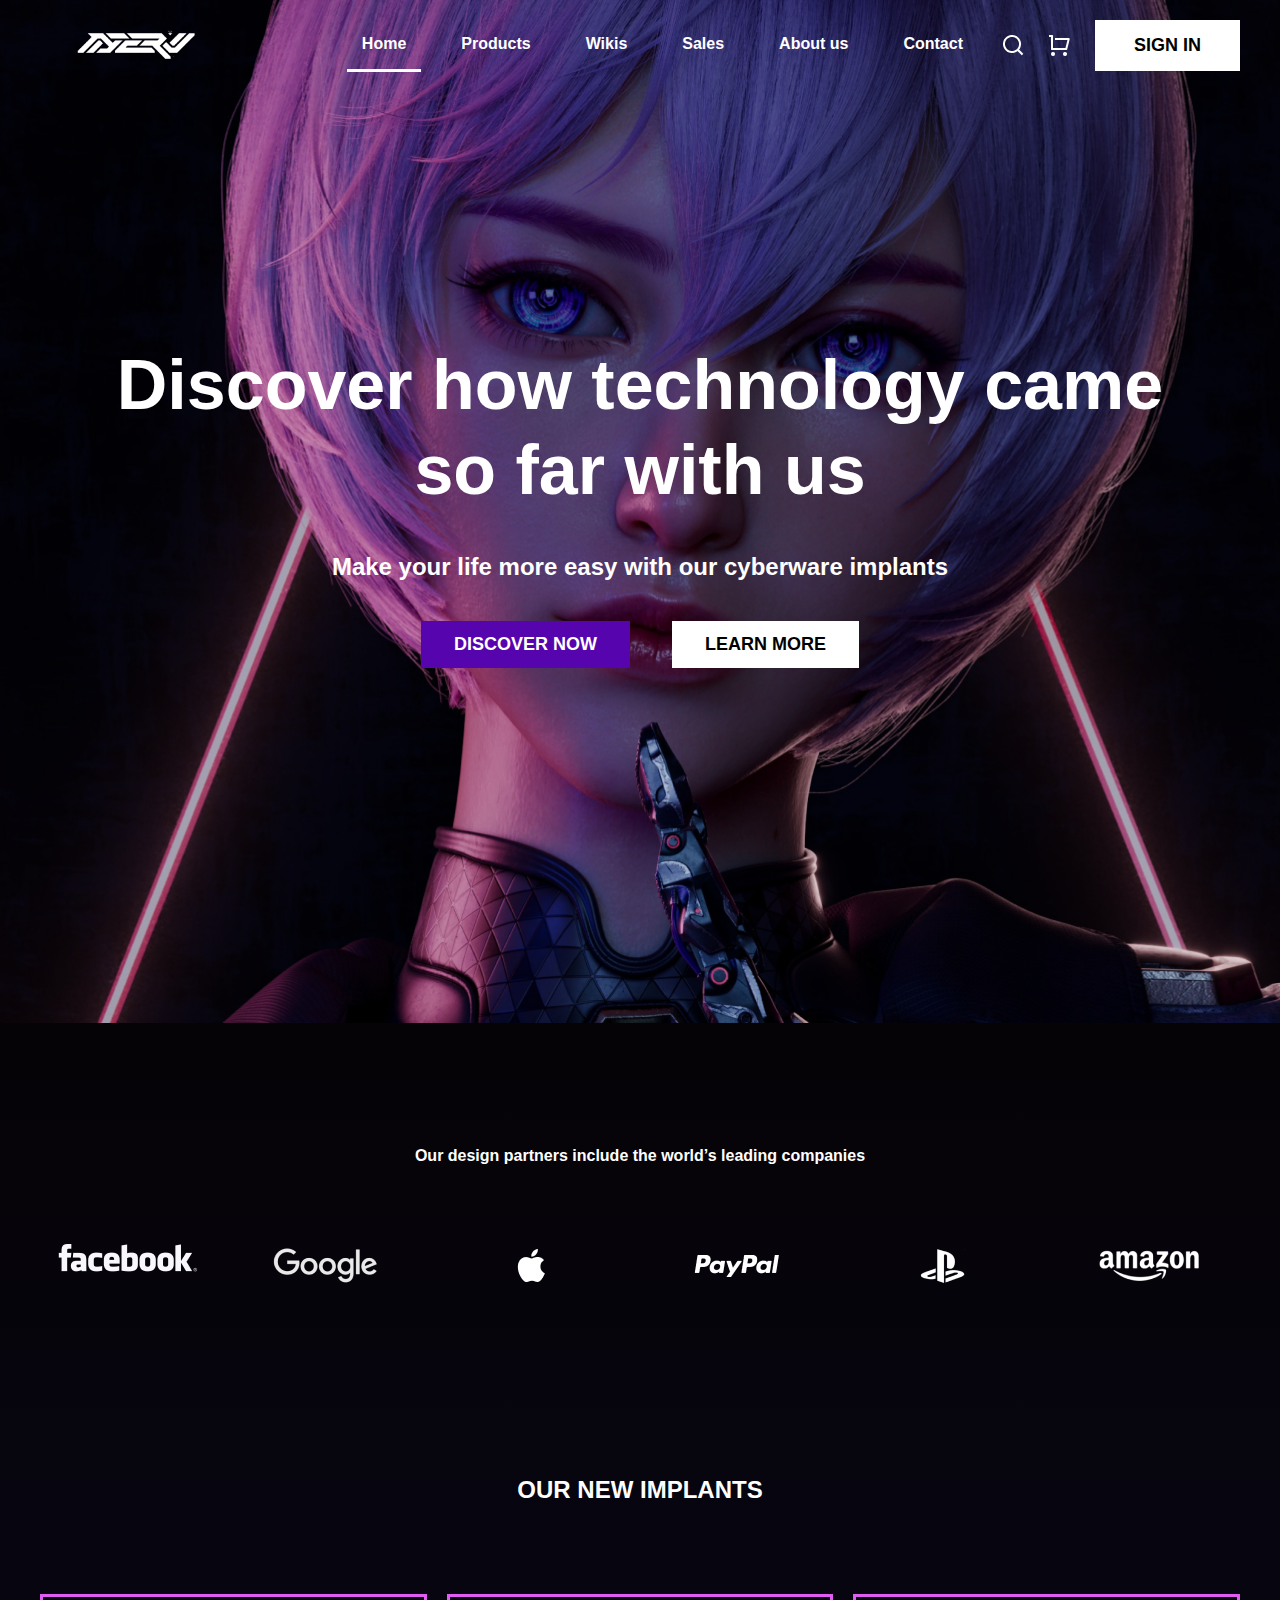
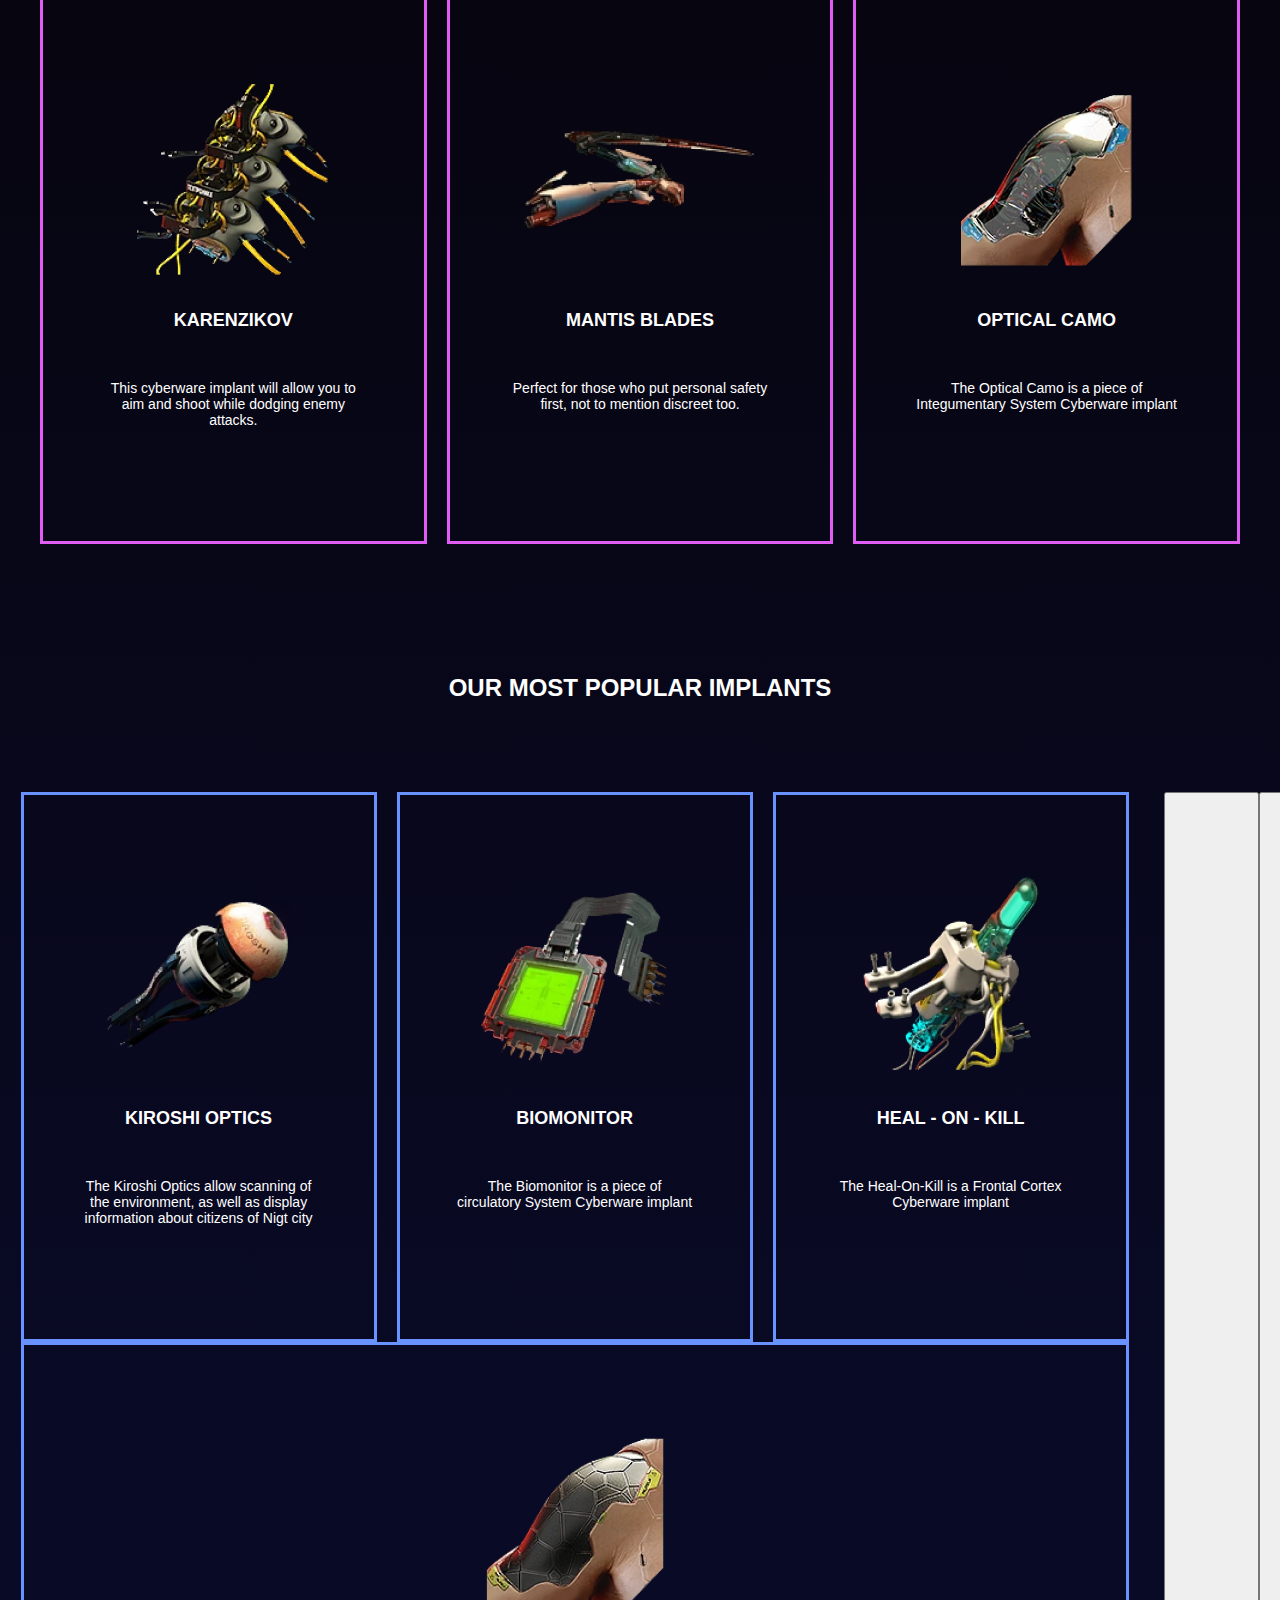
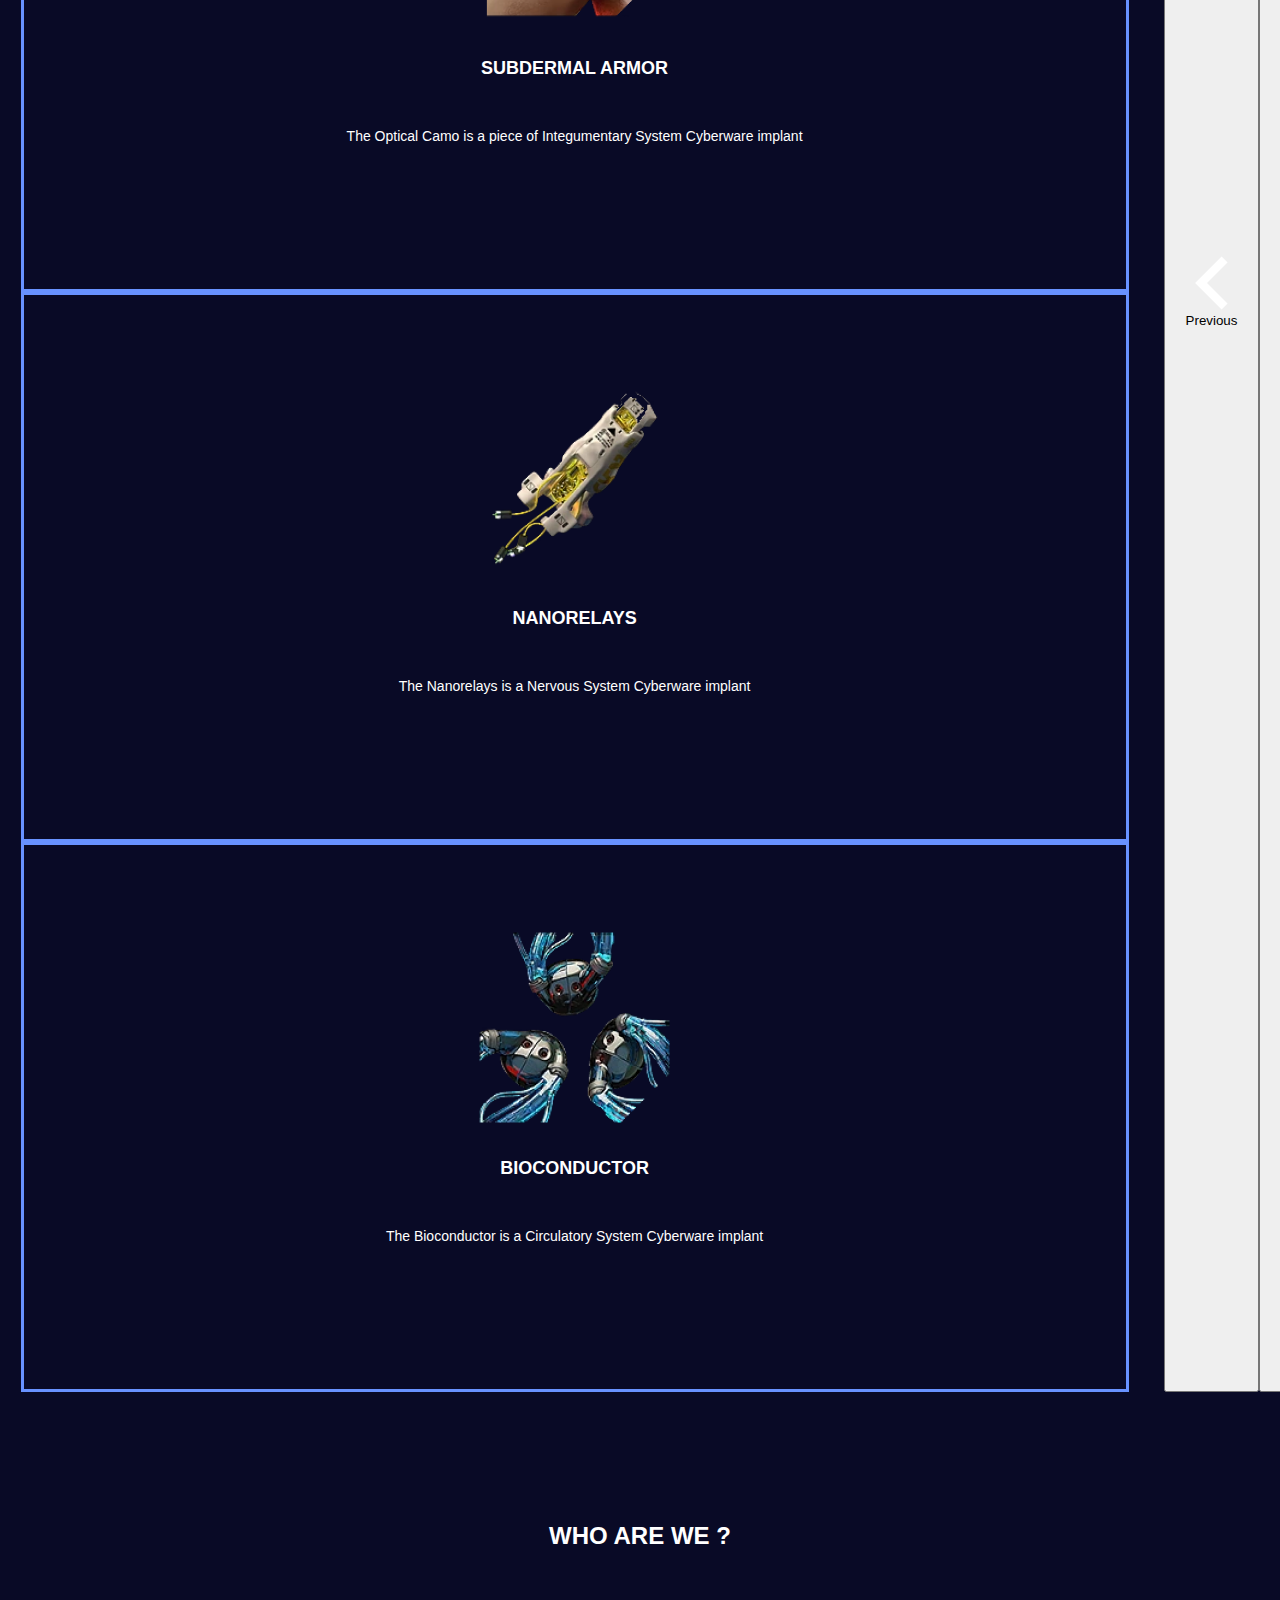
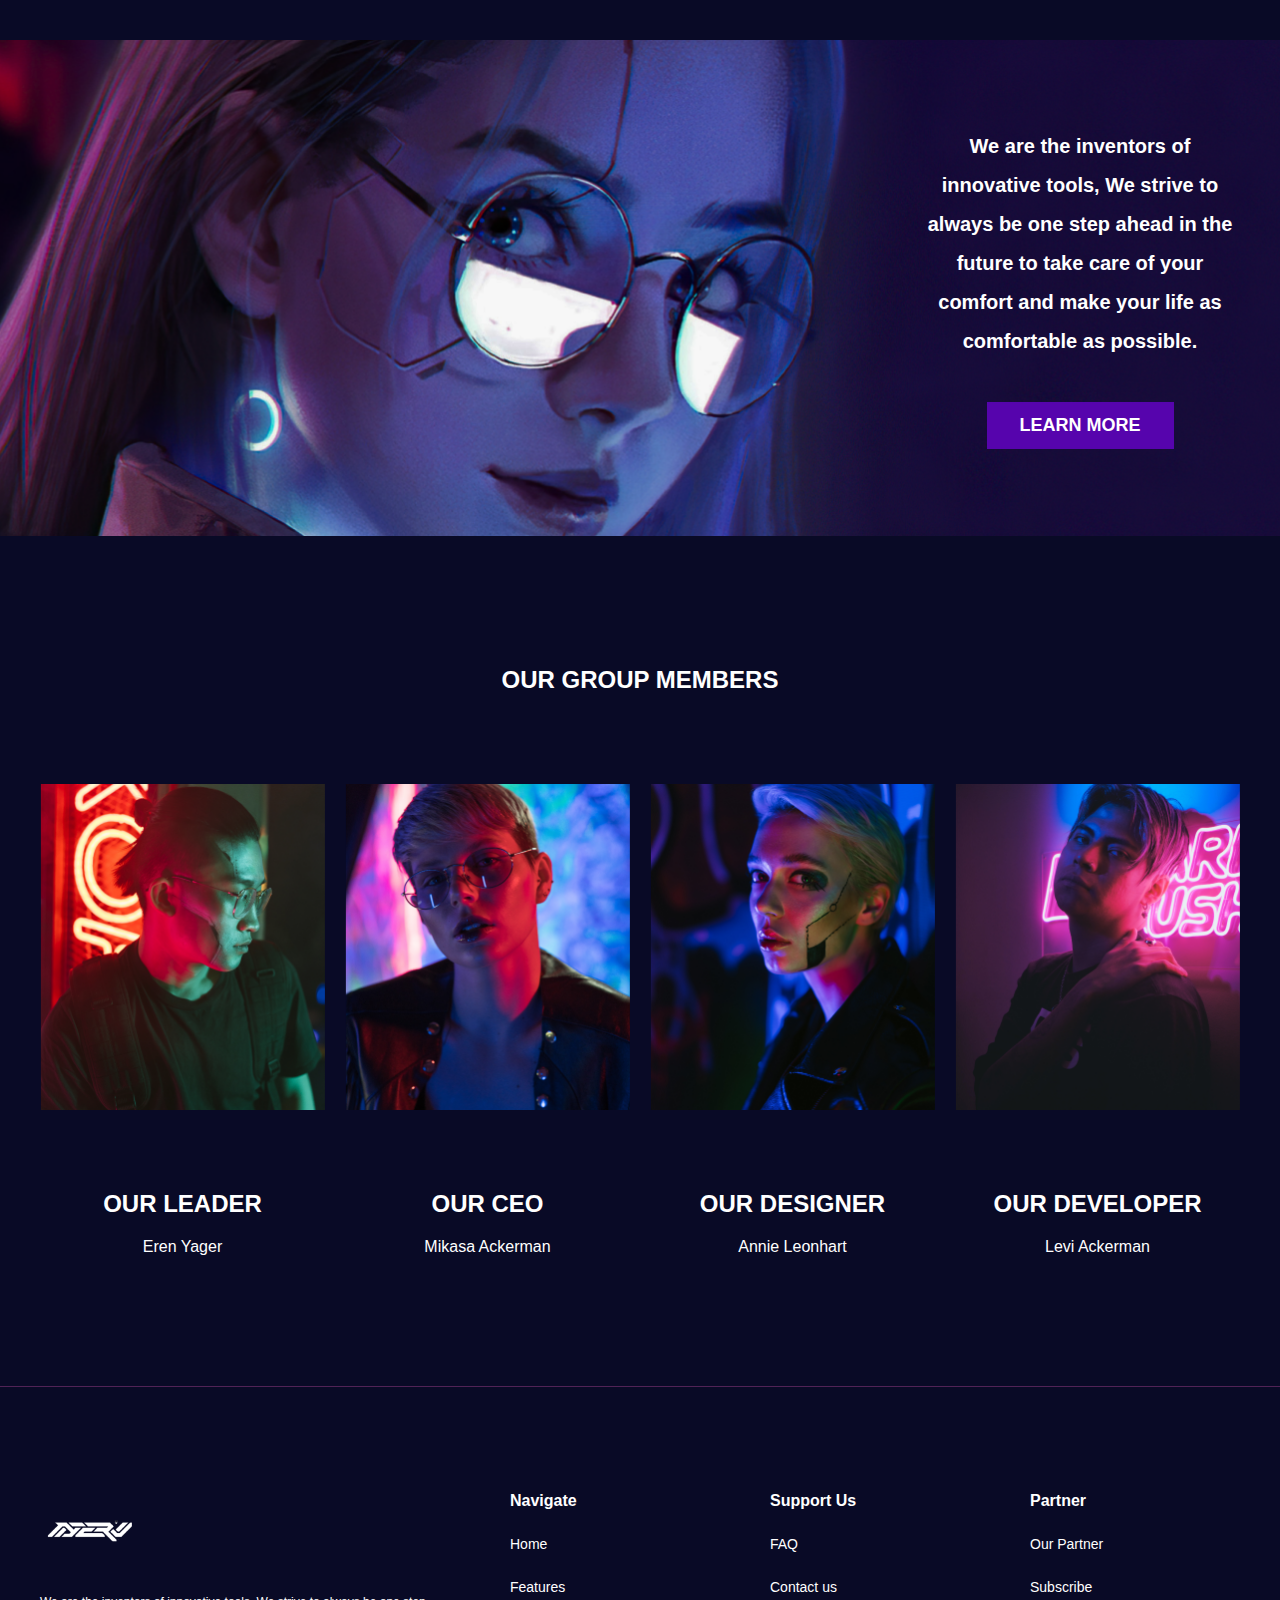
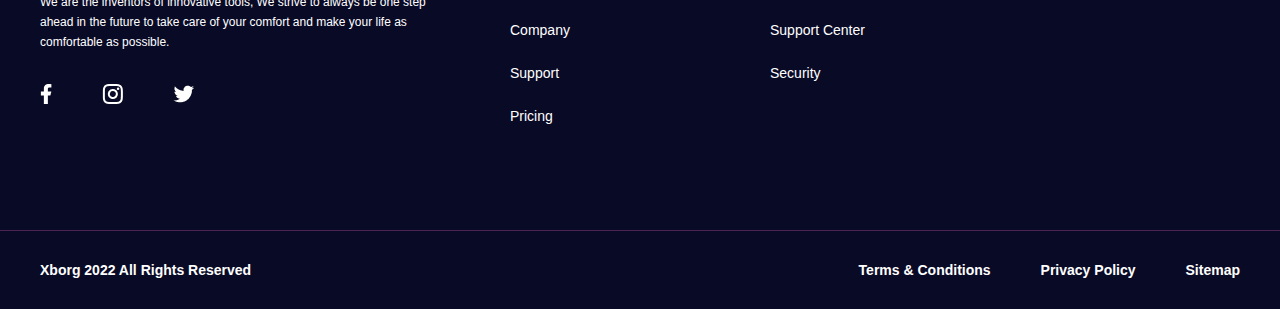
<file: home.html>
<!DOCTYPE html>
<html lang="en">

<head>
    <meta charset="UTF-8">
    <meta name="viewport" content="width=device-width, initial-scale=1.0">

    <link href="https://cdn.jsdelivr.net/npm/bootstrap@5.3.2/dist/css/bootstrap.min.css" rel="stylesheet"
        integrity="sha384-T3c6CoIi6uLrA9TneNEoa7RxnatzjcDSCmG1MXxSR1GAsXEV/Dwwykc2MPK8M2HN" crossorigin="anonymous">
    <link rel="stylesheet" href="shared.css">
    <link rel="stylesheet" href="home.css">
    <title>Document</title>
</head>

<body>
    <header>
        <div class="header-top container">
            <a href="./home.html" class="main-logo">
                <img src="./images/header/main-logo.png" alt="Main Logo" class="main-logo-img">
            </a>

            <label class="hamburger-lines">
                <input type="checkbox" class="hamburger-checkbox">
            </label>

            <div class="header-right">
                <nav class="header-nav">
                    <ul>
                        <li class="active">
                            <a href="./home.html" class="header-nav-link">Home</a>
                        </li>
                        <li class="inactive">
                            <a href="#" class="header-nav-link">Products</a>
                        </li>
                        <li class="inactive">
                            <a href="#" class="header-nav-link">Wikis</a>
                        </li>
                        <li class="inactive">
                            <a href="#" class="header-nav-link">Sales</a>
                        </li>
                        <li class="inactive">
                            <a href="./about.html" class="header-nav-link">About us</a>
                        </li>
                        <li class="inactive">
                            <a href="./contact.html" class="header-nav-link">Contact</a>
                        </li>
                    </ul>
                </nav>

                <div class="header-icons">
                    <img src="./images/header/search.png" alt="Search Icon" class="header-icon">
                    <img src="./images/header/shopping-cart.png" alt="Shopping Cart Icon" class="header-icon">
                </div>

                <button class="btn header-btn white-btn">SIGN IN</button>
            </div>
        </div>

        <div class="header-body">
            <div class="header-body-content">
                <h1 class="main-title">Discover how technology came so far with us</h1>
                <p class="header-desc">Make your life more easy with our cyberware implants</p>

                <div class="header-btns">
                    <button class="header-body-btn purple-btn">DISCOVER NOW</button>
                    <button class="header-body-btn white-btn">LEARN MORE</button>
                </div>
            </div>
        </div>
    </header>

    <main>
        <section class="partner-companies-section container">
            <h6 class="partners-header">Our design partners include the world’s leading companies</h6>

            <div class="companies">
                <a href="#">
                    <img src="./images/home/partners/facebook.png" alt="Facebook Logo">
                </a>
                <a href="#">
                    <img src="./images/home/partners/google.png" alt="Google Logo">
                </a>
                <a href="#">
                    <img src="./images/home/partners/apple.png" alt="Apple Logo">
                </a>
                <a href="#">
                    <img src="./images/home/partners/paypal.png" alt="Paypal Logo">
                </a>
                <a href="#">
                    <img src="./images/home/partners/playstation.png" alt="Playstation Logo">
                </a>
                <a href="#">
                    <img src="./images/home/partners/amazon.png" alt="Amazon Logo">
                </a>
            </div>
        </section>

        <section class="new-implants-section container">
            <h2 class="section-header">OUR NEW IMPLANTS</h2>

            <div class="implants">
                <div class="new-implant-card implant-card">
                    <img src="./images/home/implants/karenzikov.png" alt="Karenzikov Implant Image" class="implant-img">
                    <div class="implant-text">
                        <h5 class="implant-name">KARENZIKOV</h5>
                        <p class="implant-desc">
                            This cyberware implant will allow you to aim and shoot while dodging enemy
                            attacks.
                        </p>
                    </div>
                </div>
                <div class="new-implant-card implant-card">
                    <img src="./images/home/implants/mantis-blades.png" alt="Mantis Blades Implant Image"
                        class="implant-img">
                    <div class="implant-text">
                        <h5 class="implant-name">MANTIS BLADES</h5>
                        <p class="implant-desc">
                            Perfect for those who put personal safety first, not to mention discreet too.
                        </p>
                    </div>
                </div>
                <div class="new-implant-card implant-card">
                    <img src="./images/home/implants/optical-camo.png" alt="Optical Camo Implant Image"
                        class="implant-img">
                    <div class="implant-text">
                        <h5 class="implant-name">OPTICAL CAMO</h5>
                        <p class="implant-desc">The Optical Camo is a piece of Integumentary System Cyberware implant
                        </p>
                    </div>
                </div>
            </div>
        </section>

        <section class="popular-implants-section">
            <h2 class="section-header">OUR MOST POPULAR IMPLANTS</h2>

            <div id="carouselExampleIndicators" class="carousel slide">
                <div class="carousel-indicators">
                    <button type="button" data-bs-target="#carouselExampleIndicators" data-bs-slide-to="0"
                        class="active" aria-current="true" aria-label="Slide 1"></button>
                    <button type="button" data-bs-target="#carouselExampleIndicators" data-bs-slide-to="1"
                        aria-label="Slide 2"></button>
                </div>

                <div class="carousel-inner">
                    <div class="carousel-item active container">
                        <div class="popular-implant-card implant-card">
                            <img src="./images/home/implants/kiroshi-optics.png" alt="Kiroshi Optics Implant Image"
                                class="implant-img">
                            <div class="implant-text">
                                <h5 class="implant-name">KIROSHI OPTICS</h5>
                                <p class="implant-desc">
                                    The Kiroshi Optics allow scanning of the environment, as well as display information
                                    about
                                    citizens of Nigt city
                                </p>
                            </div>
                        </div>

                        <div class="popular-implant-card implant-card">
                            <img src="./images/home/implants/biomonitor.png" alt="Biomonitor Implant Image"
                                class="implant-img">
                            <div class="implant-text">
                                <h5 class="implant-name">BIOMONITOR</h5>
                                <p class="implant-desc">The Biomonitor is a piece of circulatory System Cyberware
                                    implant
                                </p>
                            </div>
                        </div>

                        <div class="popular-implant-card implant-card">
                            <img src="./images/home/implants/heal-on-kill.png" alt="Heal-On-Kill Implant Image"
                                class="implant-img">
                            <div class="implant-text">
                                <h5 class="implant-name">HEAL - ON - KILL</h5>
                                <p class="implant-desc">The Heal-On-Kill is a Frontal Cortex Cyberware implant</p>
                            </div>
                        </div>
                    </div>

                    <div class="carousel-item container">
                        <div class="popular-implant-card implant-card">
                            <img src="./images/home/implants/subdermal-armor.png" alt="Subdermal Armor Implant Image"
                                class="implant-img">
                            <div class="implant-text">
                                <h5 class="implant-name">SUBDERMAL ARMOR</h5>
                                <p class="implant-desc">
                                    The Optical Camo is a piece of Integumentary System Cyberware implant
                                </p>
                            </div>
                        </div>

                        <div class="popular-implant-card implant-card">
                            <img src="./images/home/implants/nanorelays.png" alt="Nanorelays Implant Image"
                                class="implant-img">
                            <div class="implant-text">
                                <h5 class="implant-name">NANORELAYS</h5>
                                <p class="implant-desc">The Nanorelays is a Nervous System Cyberware implant</p>
                            </div>
                        </div>

                        <div class="popular-implant-card implant-card">
                            <img src="./images/home/implants/bioconductor.png" alt="Bioconductor Implant Image"
                                class="implant-img">
                            <div class="implant-text">
                                <h5 class="implant-name">BIOCONDUCTOR</h5>
                                <p class="implant-desc">The Bioconductor is a Circulatory System Cyberware implant</p>
                            </div>
                        </div>
                    </div>
                </div>

                <button class="carousel-control-prev" type="button" data-bs-target="#carouselExampleIndicators"
                    data-bs-slide="prev">
                    <span class="arrow-btn" aria-hidden="true">
                        <img src="./images/home/implants/left-arrow.png" alt="Left Arrow Icon">
                    </span>
                    <span class="visually-hidden">Previous</span>
                </button>
                <button class="carousel-control-next" type="button" data-bs-target="#carouselExampleIndicators"
                    data-bs-slide="next">
                    <span class="arrow-btn" aria-hidden="true">
                        <img src="./images/home/implants/right-arrow.png" alt="Right Arrow Icon">
                    </span>
                    <span class="visually-hidden">Next</span>
                </button>
            </div>
        </section>

        <section class="about-us-section">
            <h2 class="section-header">WHO ARE WE ?</h2>

            <div class="about-us-body">
                <div class="container">
                    <div class="about-us-content">
                        <p class="about-us-info">
                            We are the inventors of innovative tools, We strive to always be one step ahead
                            in the future to take care of your comfort and make your life as comfortable as possible.
                        </p>

                        <a href="./about.html">
                            <button class="learn-more-btn purple-btn">LEARN MORE</button>
                        </a>
                    </div>
                </div>
            </div>
        </section>

        <section class="members-section container">
            <h2 class="section-header">OUR GROUP MEMBERS</h2>

            <div class="members">
                <div class="member-card">
                    <img src="./images/home/team/leader.png" alt="Team Leader Image" class="member-img">
                    <h3 class="member-position">OUR LEADER</h3>
                    <h6 class="member-name">Eren Yager</h6>
                </div>

                <div class="member-card">
                    <img src="./images/home/team/ceo.png" alt="Team CEO Image" class="member-img">
                    <h3 class="member-position">OUR CEO</h3>
                    <h6 class="member-name">Mikasa Ackerman</h6>
                </div>

                <div class="member-card">
                    <img src="./images/home/team/designer.png" alt="Team Designer Image" class="member-img">
                    <h3 class="member-position">OUR DESIGNER</h3>
                    <h6 class="member-name">Annie Leonhart</h6>
                </div>

                <div class="member-card">
                    <img src="./images/home/team/developer.png" alt="Team Developer Image" class="member-img">
                    <h3 class="member-position">OUR DEVELOPER</h3>
                    <h6 class="member-name">Levi Ackerman</h6>
                </div>
            </div>
        </section>
    </main>

    <footer>
        <div class="footer-menu">
            <div class="container">
                <div class="footer-info">
                    <div>
                        <img src="./images/footer/logo.png" alt="Logo">
                    </div>
                    <p class="company-info">
                        We are the inventors of innovative tools, We strive to always be one step ahead in the future to
                        take care of your comfort and make your life as comfortable as possible.
                    </p>
                    <div class="soc-media-links">
                        <a href="#" class="soc-media-link">
                            <img src="./images/footer/facebook.png" alt="Facebook Icon" class="soc-media-icon">
                        </a>
                        <a href="#" class="soc-media-link">
                            <img src="./images/footer/instagram.png" alt="Instagram Icon" class="soc-media-icon">
                        </a>
                        <a href="#" class="soc-media-link">
                            <img src="./images/footer/twitter.png" alt="Twitter Icon" class="soc-media-icon">
                        </a>
                    </div>
                </div>

                <div class="footer-navs">
                    <nav class="footer-nav">
                        <h6 class="footer-nav-header">Navigate</h6>

                        <ul>
                            <li>
                                <a href="#" class="footer-nav-link">Home</a>
                            </li>
                            <li>
                                <a href="#" class="footer-nav-link">Features</a>
                            </li>
                            <li>
                                <a href="#" class="footer-nav-link">Company</a>
                            </li>
                            <li>
                                <a href="#" class="footer-nav-link">Support</a>
                            </li>
                            <li>
                                <a href="#" class="footer-nav-link">Pricing</a>
                            </li>
                        </ul>
                    </nav>

                    <nav class="footer-nav">
                        <h6 class="footer-nav-header">Support Us</h6>

                        <ul>
                            <li>
                                <a href="#" class="footer-nav-link">FAQ</a>
                            </li>
                            <li>
                                <a href="#" class="footer-nav-link">Contact us</a>
                            </li>
                            <li>
                                <a href="#" class="footer-nav-link">Support Center</a>
                            </li>
                            <li>
                                <a href="#" class="footer-nav-link">Security</a>
                            </li>
                        </ul>
                    </nav>

                    <nav class="footer-nav">
                        <h6 class="footer-nav-header">Partner</h6>

                        <ul>
                            <li>
                                <a href="#" class="footer-nav-link">Our Partner</a>
                            </li>
                            <li>
                                <a href="#" class="footer-nav-link">Subscribe</a>
                            </li>
                        </ul>
                    </nav>
                </div>
            </div>
        </div>

        <div class="rights container">
            <p class="copyright">Xborg 2022 All Rights Reserved</p>

            <nav class="rights-nav">
                <ul>
                    <li>
                        <a href="#" class="rights-link">Terms & Conditions</a>
                    </li>
                    <li>
                        <a href="#" class="rights-link">Privacy Policy </a>
                    </li>
                    <li>
                        <a href="#" class="rights-link">Sitemap</a>
                    </li>
                </ul>
            </nav>
        </div>
    </footer>

    <script src="https://cdn.jsdelivr.net/npm/bootstrap@5.3.2/dist/js/bootstrap.bundle.min.js"
        integrity="sha384-C6RzsynM9kWDrMNeT87bh95OGNyZPhcTNXj1NW7RuBCsyN/o0jlpcV8Qyq46cDfL"
        crossorigin="anonymous"></script>
</body>

</html>
</file>
<file: shared.css>
* {
    margin: 0;
    padding: 0;
    box-sizing: border-box;
}

body {
    font-family: Arial, Helvetica, sans-serif;
    overflow-x: hidden;
}

.container {
    max-width: 1270px;
    padding-left: 35px;
    padding-right: 35px;
    margin: auto;
}

header {
    padding-top: 19px;
}

.header-top {
    display: flex;
    justify-content: space-between;
    align-items: center;
}

.main-logo-img {
    display: block;
}

.hamburger-lines {
    display: none;
    flex-direction: column;
    gap: 6px;
    cursor: pointer;
    z-index: 3;
}

.hamburger-checkbox {
    appearance: none;
    width: 40px;
    height: 6px;
    border-radius: 5px;
    background-color: white;
    transform-origin: left;
    transition: all 0.3s ease-in-out;
}

.hamburger-lines::before,
.hamburger-lines::after {
    content: "";
    display: block;
    width: 40px;
    height: 6px;
    border-radius: 5px;
    background-color: white;
    transition: all 0.3s ease-in-out;
}

.hamburger-lines::before,
.hamburger-lines::after {
    transform-origin: left center;
}

.hamburger-lines:has(.hamburger-checkbox:checked)::before {
    transform: rotate(45deg);
    width: calc(24px * 1.41421356237);
}

.hamburger-lines:has(.hamburger-checkbox:checked)::after {
    transform: rotate(-45deg);
    width: calc(24px * 1.41421356237);
}

.hamburger-lines:has(.hamburger-checkbox:checked) {
    position: fixed;
    top: 28px;
    right: 35px
}

.hamburger-checkbox:checked {
    transform: scaleX(0);
}

.hamburger-lines:has(.hamburger-checkbox:checked)~.header-right {
    transform: translateX(0);
}

.header-right {
    display: flex;
    align-items: center;
}

.header-nav ul {
    display: flex;
    gap: 25px;
    margin-bottom: 0;
}

.header-nav li {
    list-style: none;
    padding: 16px 15px;
    position: relative;
}

.header-nav li.active {
    border-bottom: 3px solid white;
}

.header-nav li.inactive::after {
    content: '';
    display: block;
    width: 100%;
    height: 3px;
    background-color: #E15CF2;
    transform: scaleX(0);
    transform-origin: left;
    transition: transform 0.2s ease-in-out;
    position: absolute;
    left: 0;
    bottom: 0;
}

.header-nav li.inactive:has(.header-nav-link:hover)::after {
    transform: scaleX(1);
}

.header-nav-link {
    font-size: 16px;
    font-weight: 700;
    color: white;
    text-decoration: none;
}

.header-icons {
    padding: 0 25px;
    display: flex;
    gap: 25px;
    align-items: center;
}

.header-icon {
    cursor: pointer;
}

.sign-in-btn {
    border: none;
    padding: 15px 39px;
    font-size: 18px;
    font-weight: 700;
    cursor: pointer;
}

.header-btn {
    padding: 15px 39px;
}

.body-btn {
    padding: 13px 33px;
}

.btn {
    border: none;
    font-size: 18px;
    font-weight: 700;
    line-height: normal;
    cursor: pointer;
    border-radius: 0;
}

.white-btn {
    background-color: white;
    color: black;
    transition: background-color 0.2s ease-in-out;
}

.white-btn:hover {
    background-color: #D8CCE0;
}

.purple-btn {
    background-color: #5604AD;
    color: white;
    transition: background-color 0.2s ease-in-out;
}

.purple-btn:hover {
    background-color: #883DF2;
}


footer {
    background-color: #090a26;
}

.footer-menu {
    padding: 105px 0;
    border-top: 1px solid #502356;
    border-bottom: 1px solid #502356;
}

.footer-menu .container {
    display: flex;
    justify-content: space-between;
    align-items: center;
}

.footer-info {
    display: flex;
    flex-direction: column;
    gap: 32px;
    max-width: 391px;
}

.footer-info .company-info {
    font-size: 12px;
    color: white;
    line-height: 20px;
}

.footer-info .soc-media-links {
    display: flex;
    align-items: center;
    gap: 50px;
}

.footer-navs {
    display: flex;
    gap: 50px;
}

.footer-nav-header {
    font-size: 16px;
    font-weight: 700;
    color: white;
    margin-bottom: 25px;
}

.footer-nav ul {
    display: flex;
    flex-direction: column;
    gap: 25px;
    width: 210px;
}

footer ul {
    padding-left: 0;
}

.footer-nav li {
    list-style: none;
}

.footer-nav-link {
    font-size: 14px;
    color: white;
    text-decoration: none;
}

footer .rights {
    display: flex;
    justify-content: space-between;
    align-items: center;
    padding: 30px 35px;
}

.copyright {
    font-size: 14px;
    font-weight: 700;
    color: white;
}

footer .rights-nav ul {
    display: flex;
    gap: 50px;
}

footer .rights li {
    list-style: none;
}

footer .rights-link {
    font-size: 14px;
    font-weight: 700;
    color: white;
    text-decoration: none;
}

@media screen and (max-width: 1175px) {
    .header-nav ul {
        gap: 15px;
    }

    .header-nav li {
        padding: 11px 10px;
    }

    .header-nav-link {
        font-size: 14px;
    }

    .header-btn {
        font-size: 16px;
        padding: 12px 30px;
    }

    .footer-menu .container {
        flex-direction: column;
        align-items: flex-start;
        gap: 120px;
    }

}

@media screen and (max-width: 997px) {

    .hamburger-lines {
        display: flex;
    }

    .header-right {
        padding: 100px 45px 20px;
        position: fixed;
        z-index: 2;
        width: 250px;
        min-height: 100vh;
        right: 0;
        top: 0;
        background: linear-gradient(to bottom, #060307, #090a26 40% 100%);
        flex-direction: column-reverse;
        align-items: flex-end;
        justify-content: flex-end;
        gap: 40px;
        transform: translateX(100%);
        transition: transform 0.3s ease-in-out
    }

    .header-nav ul {
        flex-direction: column;
        align-items: flex-end;
        gap: 15px;
    }

    .header-nav li {
        padding: 10px 0;
    }

    .header-icons {
        padding: 0;
    }

    .footer-nav ul {
        width: 150px;
    }

    footer .rights {
        flex-direction: column-reverse;
        justify-content: flex-end;
        align-items: flex-start;
        gap: 55px;
        padding: 50px 35px;
    }
}

@media screen and (max-width: 595px) {

    .footer-navs {
        flex-direction: column;
        gap: 70px;
    }

    .footer-nav ul {
        gap: 15px;
    }

    .footer-nav li {
        list-style: circle;
        list-style-position: inside;
    }

    .footer-nav li::marker {
        color: white;
    }

    .footer-nav-header,
    .footer-nav-link {
        font-size: 14px;
    }

    footer .rights {
        gap: 80px;
    }

    footer .rights-nav ul {
        flex-direction: column;
        gap: 25px;
    }
}
</file>
<file: home.css>
body {
    line-height: normal;
}

header {
    background-image: url(./images/home/header-background.png);
    background-position: center;
    background-size: cover;
    background-repeat: no-repeat;
}

.header-body {
    padding: 271px 0 355px;
}

.header-body-content {
    max-width: 1120px;
    padding: 0 20px;
    margin: auto;
    text-align: center;
}

.header-body-content .main-title {
    font-size: 70px;
    font-weight: 700;
    color: white;
    line-height: 85px;
}

.header-desc {
    margin: 40px 0;
    color: white;
    font-size: 24px;
    font-weight: 700;
}

.header-btns {
    display: flex;
    justify-content: center;
    gap: 42px;
}

.header-body-btn {
    padding: 13px 33px;
    border: 0;
    font-size: 18px;
    font-weight: 700;
}

main {
    background: linear-gradient(to bottom, #060307, #090a26 40% 100%);
}

section {
    padding-bottom: 130px;
}

.partner-companies-section {
    padding-top: 124px;
    text-align: center;
}

.partners-header {
    font-size: 16px;
    color: white;
    margin-bottom: 25px;
}

.companies {
    display: flex;
    gap: 20px;
    justify-content: space-between;
}

.companies img {
    width: 100%;
}

.section-header {
    font-size: 24px;
    font-weight: 700;
    color: white;
    text-align: center;
    margin-bottom: 90px;
}

.implants {
    display: flex;
    gap: 20px;
}

.implant-card {
    flex: 1;
    display: flex;
    flex-direction: column;
    align-items: center;
    padding: 68px 55px 0;
    height: 550px;
    text-align: center;
    color: white;
}

.implant-name {
    margin: 15px 0 49px;
    font-size: 18px;
    font-weight: 700;
}

.implant-desc {
    font-size: 14px;
}

.new-implant-card {
    border: 3px solid #E15CF2;
}

.popular-implant-card {
    border: 3px solid #6892FF
}

.carousel {
    display: flex;
    justify-content: center;
    max-width: 1400px;
    margin: auto;
}

.carousel-inner {
    width: fit-content;
}

.carousel-item {
    margin: auto;
}

.carousel-item.active {
    display: flex;
    gap: 20px;
}

.carousel-indicators {
    display: flex;
    align-items: center;
    justify-content: center;
    gap: 8px;
    bottom: -75px;
}

.carousel-indicators [data-bs-target] {
    width: 17px;
    height: 17px;
    background-color: white;
    border-radius: 50%;
    cursor: pointer;
    margin: 0;
}

.carousel-control-next,
.carousel-control-prev {
    width: fit-content;
    padding: 0 20px;
    opacity: 1;
}

.about-us-body {
    background: url(./images/home/who-are-we/background.png);
    background-position: center;
    background-size: cover;
    background-repeat: no-repeat;
    padding: 87px 0;
}

.about-us-content {
    width: 320px;
    text-align: center;
    margin-left: auto;
}

.about-us-info {
    font-size: 20px;
    font-weight: 700;
    line-height: 39px;
    color: white;
    margin-bottom: 41px;
}

.learn-more-btn {
    padding: 13px 33px;
    font-size: 18px;
    font-weight: 700;
    cursor: pointer;
    border: none;
}

.members {
    display: flex;
    gap: 20px;
    align-items: center;
}

.member-card {
    text-align: center;
}

.member-img {
    width: 100%;
    display: block;
}

.member-position {
    margin: 80px 0 20px;
    font-size: 24px;
    color: white;
    font-weight: 700;
}

.member-name {
    font-size: 16px;
    color: white;
    font-weight: 400;
}




@media screen and (max-width: 1175px) {

    .section-header {
        font-size: 24px;
        margin-bottom: 75px;
    }

    .implants {
        flex-direction: column;
        align-items: center;
    }

    .implant-card {
        padding: 30px 40px;
        flex-direction: row;
        gap: 40px;
        width: fit-content;
        height: fit-content;
    }

    .implant-text {
        max-width: 300px
    }

    .carousel-item.active {
        flex-direction: column;
    }
}

@media screen and (max-width: 997px) {

    .companies {
        display: grid;
        grid-template-columns: auto auto auto;
        justify-content: center;
    }

    .implant-card {
        padding: 15px 20px;
        gap: 15px;
    }

    .implant-img {
        width: 200px;
    }

    .implant-text {
        max-width: 200px;
    }

    .implant-name {
        margin: 10px 0 20px;
    }

    .members {
        display: grid;
        grid-template-columns: auto auto;
        justify-content: center;
    }

    .member-card {
        width: fit-content;
    }

    .member-img {
        max-width: 220px;
    }

    .member-position {
        margin: 25px 0 10px;
    }
}


@media screen and (max-width: 624px) {

    .header-body-content .main-title {
        font-size: 35px;
        line-height: 40px;
    }

    .header-desc {
        font-size: 20px;
    }

    .header-btns {
        flex-direction: column;
        gap: 15px;
    }

    .header-body-btn {
        width: 210px;
        margin: auto;
    }

    .section-header {
        padding: 0 10px;
        font-size: 22px;
    }

    .implant-card {
        flex-direction: column;
    }

    .implant-img {
        width: 160px;
    }

    .arrow-btn {
        display: none;
    }

    .about-us-body {
        padding: 40px 0;
    }

    .about-us-content {
        margin: auto;
    }

    .about-us-info {
        color: #ddd;
        font-size: 24px;
        text-shadow: 1px 1px 2px red, 0 0 1em black, 0 0 0.2em black;
    }

    .members {
        display: flex;
        flex-direction: column;
        gap: 35px;
    }

    .member-position {
        font-size: 22px;
    }
}
</file>
<file: about.css>
header {
    position: absolute;
    width: 100%;
}

main {
    background-color: #090a26;
}

section {
    padding-bottom: 130px;
}

.girl-section-body {
    background: url(./images/about-us/girl-background.png);
    background-position: center;
    background-repeat: no-repeat;
    background-size: cover;
    padding: 235px 0 332px;
}

.section-content {
    max-width: 465px;
}

.girl-section-body .section-content {
    margin-left: auto;
}

.game-description {
    font-size: 18px;
    line-height: 38.9px;
    color: white;
    margin-bottom: 48px;
}

.section-header {
    margin-bottom: 90px;
    font-size: 24px;
    color: white;
}

.city-section-body {
    background: url(./images/about-us/city-background.png);
    background-position: center;
    background-repeat: no-repeat;
    background-size: cover;
    padding: 195px 0;
}

@media screen and (max-width: 595px) {

    .section-header {
        text-align: center;
        font-size: 22px;
    }

    .girl-section-body,
    .city-section-body {
        padding: 160px 0;
    }

    .game-description {
        font-size: 16px;
        line-height: 30px;
    }
}
</file>
<file: contact.css>
header {
    position: absolute;
    width: 100%;
}

main {
    background-color: #090a26;
}

section {
    padding-bottom: 130px;
}

.form-section-container {
    background: url(./images/contact/background.png);
    background-position: center;
    background-repeat: no-repeat;
    background-size: cover;
    padding: 324px 0 191px;
}

.form-section-content {
    width: 507px;
    text-align: center;
    margin: auto;
}

.form-header {
    font-size: 36px;
    color: white;
}

.form-desc {
    margin: 25px 0;
    color: white;
}

.user-inputs {
    padding-top: 13px;
    display: flex;
    flex-direction: column;
    gap: 20px;
    margin-bottom: 25px;
}

.input-field {
    width: 100%;
    padding: 14px 26px 15px;
    font-size: 18px;
    outline: none;
    border: none;
    border-radius: 2px;
    font-family: Arial, Helvetica, sans-serif;
}

textarea {
    height: 180px;
    resize: none;
}


@media screen and (max-width: 595px) {
    .form-section-content {
        max-width: 300px;
    }
}
</file>
